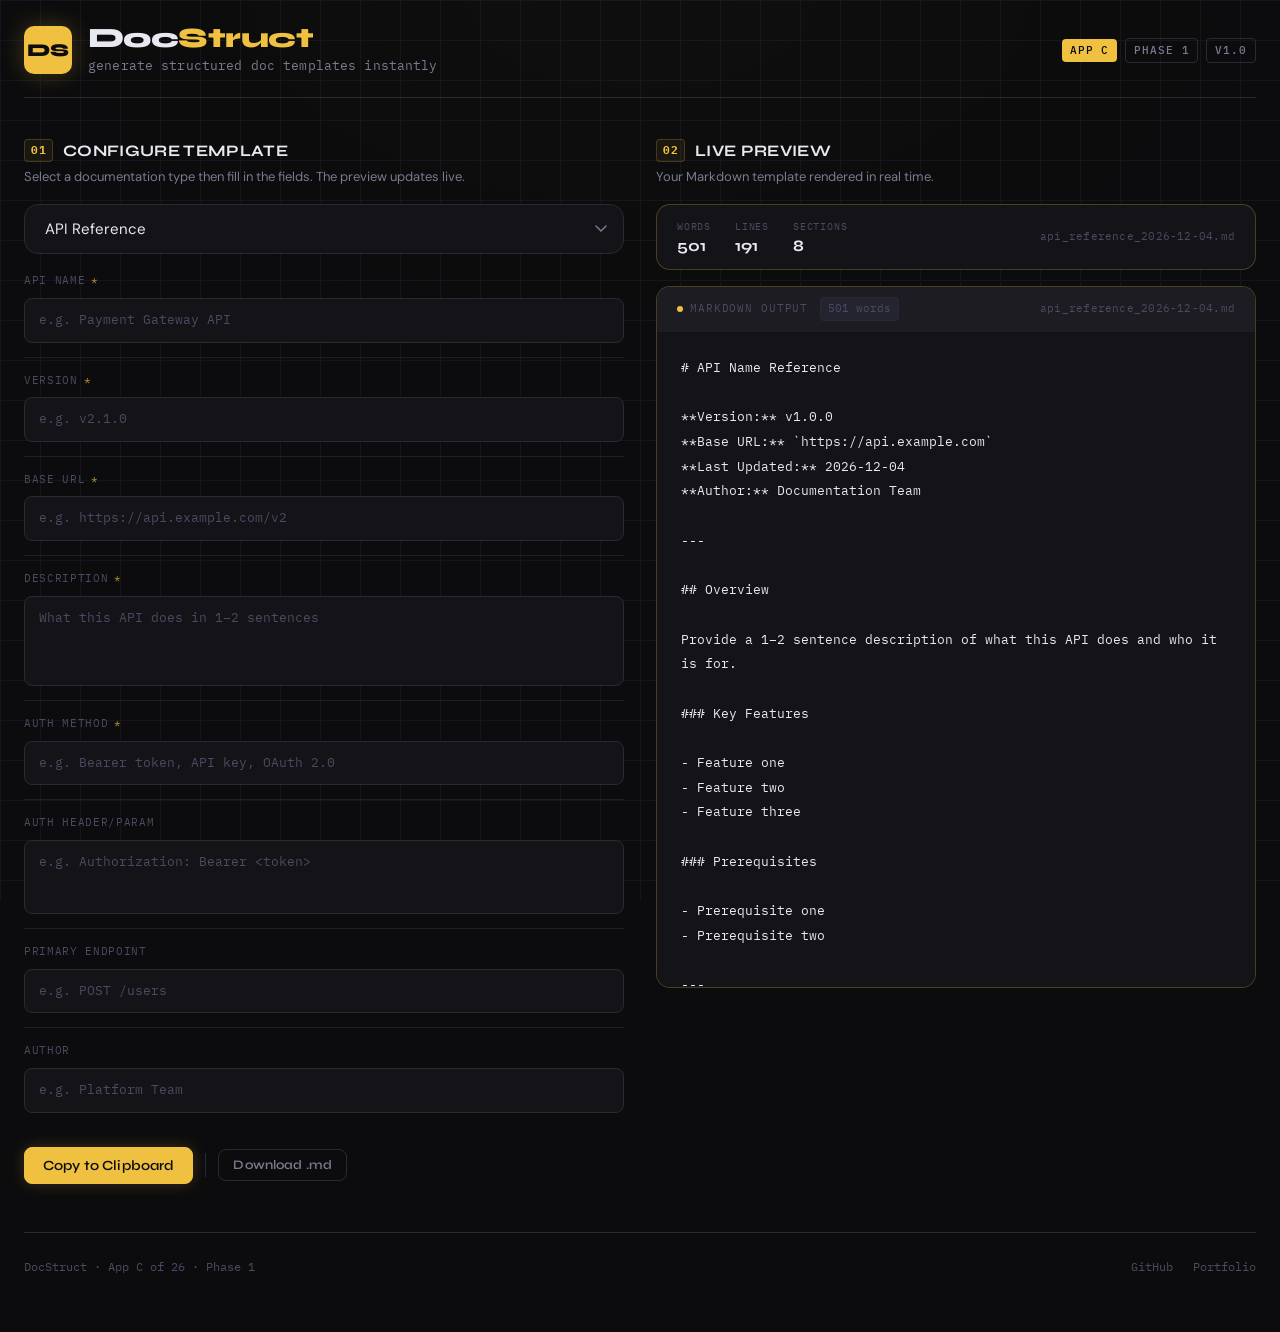
<file: index.html>
<!DOCTYPE html>
<html lang="en">
<head>
  <meta charset="UTF-8">
  <meta name="viewport" content="width=device-width, initial-scale=1.0">
  <title>DocStruct — Documentation Template Generator</title>
  <link rel="preconnect" href="https://fonts.googleapis.com">
  <link rel="preconnect" href="https://fonts.gstatic.com" crossorigin>
  <link href="https://fonts.googleapis.com/css2?family=Syne:wght@600;700;800&family=DM+Sans:wght@300;400;500&family=IBM+Plex+Mono:wght@300;400;500&display=swap" rel="stylesheet">
  <link rel="stylesheet" href="style.css">
</head>
<body>

  <!-- Background grid -->
  <div class="bg-grid" aria-hidden="true"></div>

  <div class="app-wrapper">

    <!-- ── HEADER ──────────────────────────────────────────────────────── -->
    <header class="site-header">
      <div class="header-inner">

        <div class="brand">
          <div class="brand-icon" aria-hidden="true">DS</div>
          <div class="brand-text">
            <div class="brand-name">Doc<span class="brand-accent">Struct</span></div>
            <div class="brand-tagline">generate structured doc templates instantly</div>
          </div>
        </div>

        <div class="header-meta">
          <span class="meta-badge">App C</span>
          <span class="meta-badge meta-badge--outline">Phase 1</span>
          <span class="meta-badge meta-badge--outline">v1.0</span>
        </div>

      </div>
    </header>

    <!-- ── MAIN ────────────────────────────────────────────────────────── -->
    <main class="main-content">

      <!-- LEFT COLUMN: selector + form + action buttons -->
      <div>
        <div class="section-header">
          <h2 class="section-title">
            <span class="section-title__number">01</span>
            Configure Template
          </h2>
          <p class="section-desc">Select a documentation type then fill in the fields. The preview updates live.</p>
        </div>

        <!-- Template type selector -->
        <div class="selector-wrapper">
          <select class="template-selector" id="template-selector" aria-label="Select template type"></select>
        </div>

        <!-- Dynamic form fields injected here by renderForm.js -->
        <div id="form-area"></div>

        <!-- Action buttons -->
        <div class="controls-bar">
          <button class="btn btn--primary" id="btn-copy">
            Copy to Clipboard
          </button>
          <div class="controls-divider" aria-hidden="true"></div>
          <button class="btn btn--download" id="btn-download">
            Download .md
          </button>
        </div>
      </div>

      <!-- RIGHT COLUMN: stats bar + live preview -->
      <div>
        <div class="section-header">
          <h2 class="section-title">
            <span class="section-title__number">02</span>
            Live Preview
          </h2>
          <p class="section-desc">Your Markdown template rendered in real time.</p>
        </div>

        <!-- Stats bar -->
        <div class="stats-bar" id="stats-bar" data-state="empty">
          <div class="stats-bar__item">
            <span class="stats-bar__label">Words</span>
            <span class="stats-bar__value" id="stat-words">—</span>
          </div>
          <div class="stats-bar__item">
            <span class="stats-bar__label">Lines</span>
            <span class="stats-bar__value" id="stat-lines">—</span>
          </div>
          <div class="stats-bar__item">
            <span class="stats-bar__label">Sections</span>
            <span class="stats-bar__value" id="stat-sections">—</span>
          </div>
          <span class="stats-bar__filename" id="stat-filename">—</span>
        </div>

        <!-- Preview panel -->
        <div class="preview-panel" id="preview-panel" data-state="empty">

          <div class="preview-bar">
            <span class="preview-bar__title">
              <span class="live-dot" aria-hidden="true"></span>
              Markdown output
            </span>
            <span class="preview-bar__word-count" id="word-count">0 words</span>
            <span class="preview-bar__filename" id="preview-filename">—</span>
          </div>

          <!-- Output written here by updatePreview() -->
          <pre id="preview-output" aria-live="polite" aria-label="Template preview"></pre>

        </div>
      </div>

    </main>

    <!-- ── FOOTER ──────────────────────────────────────────────────────── -->
    <footer class="app-footer">
      <span class="footer-copy">DocStruct · App C of 26 · Phase 1</span>
      <nav class="footer-links" aria-label="Footer links">
        <a class="footer-link" href="#">GitHub</a>
        <a class="footer-link" href="#">Portfolio</a>
      </nav>
    </footer>

  </div><!-- /app-wrapper -->

  <!-- Scripts (load order matters) -->
  <script src="templates.js"></script>
  <script src="renderForm.js"></script>
  <script src="app.js"></script>

</body>
</html>
</file>
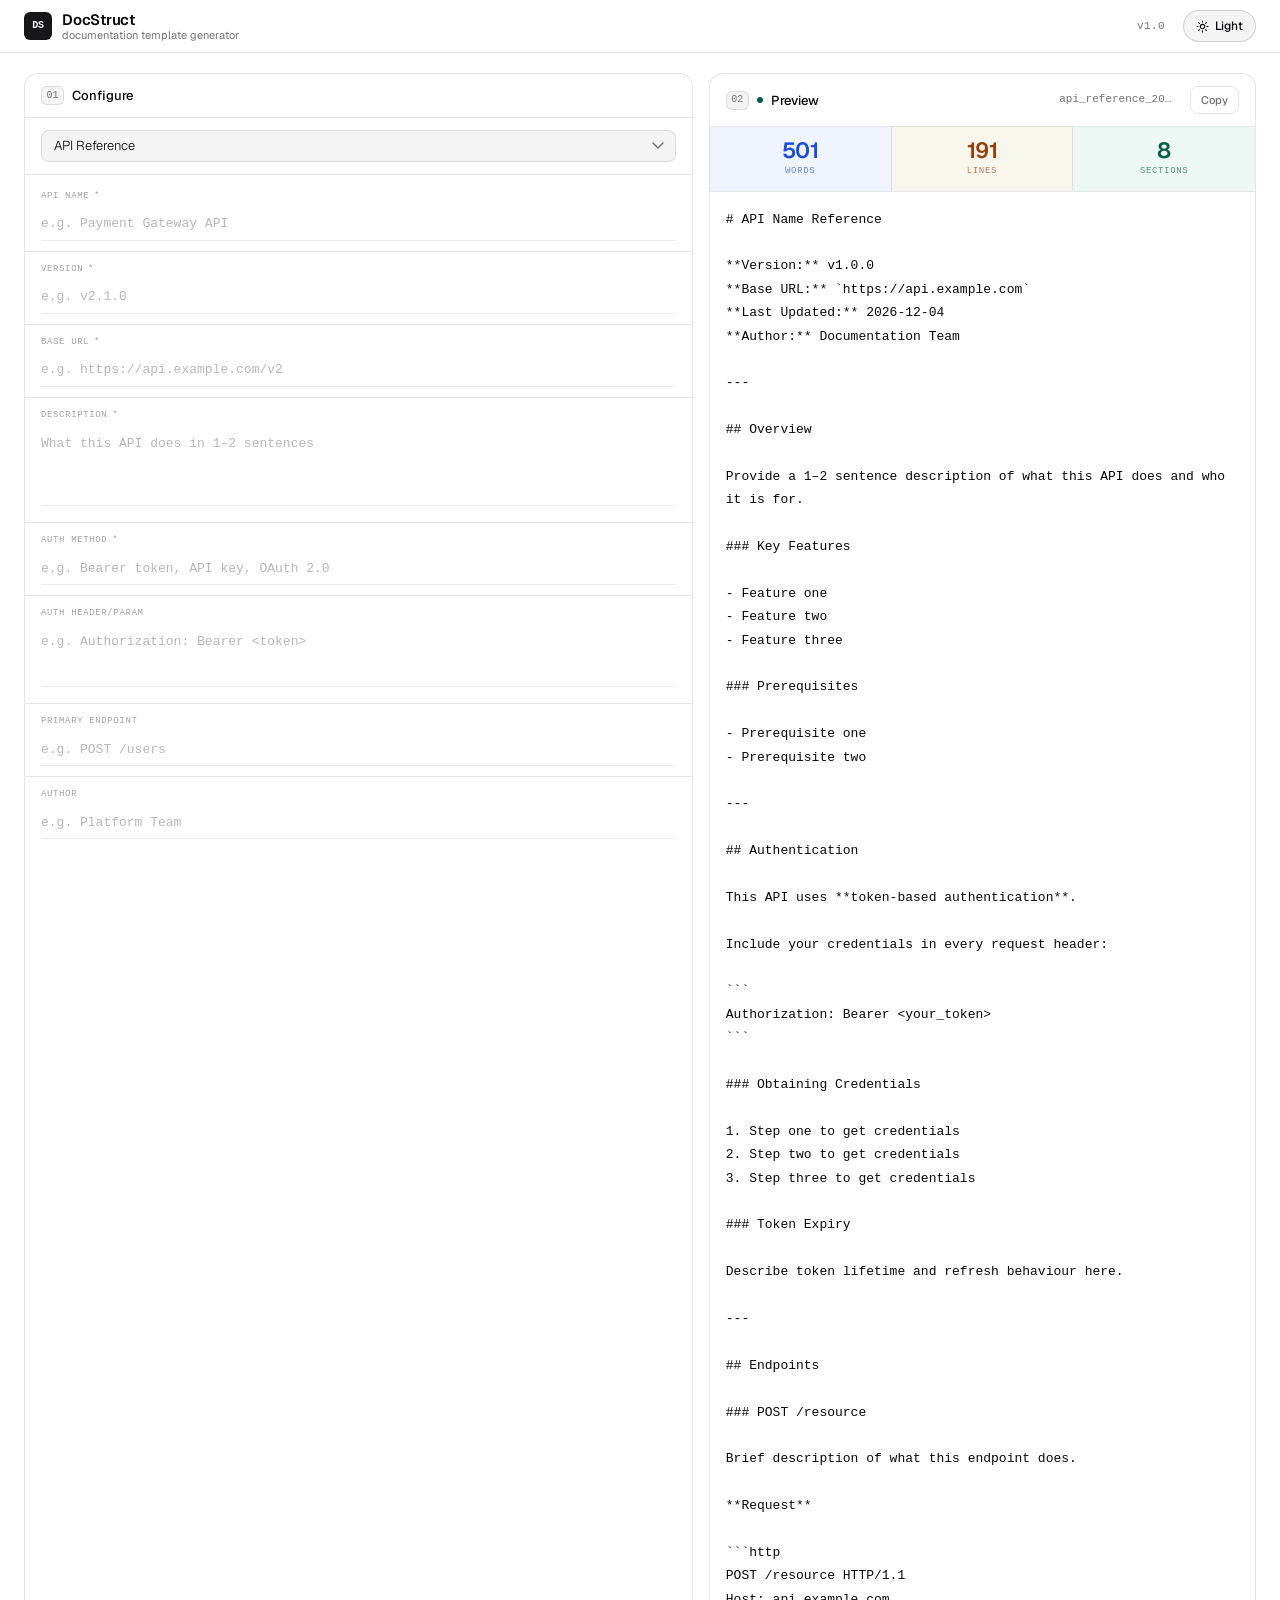
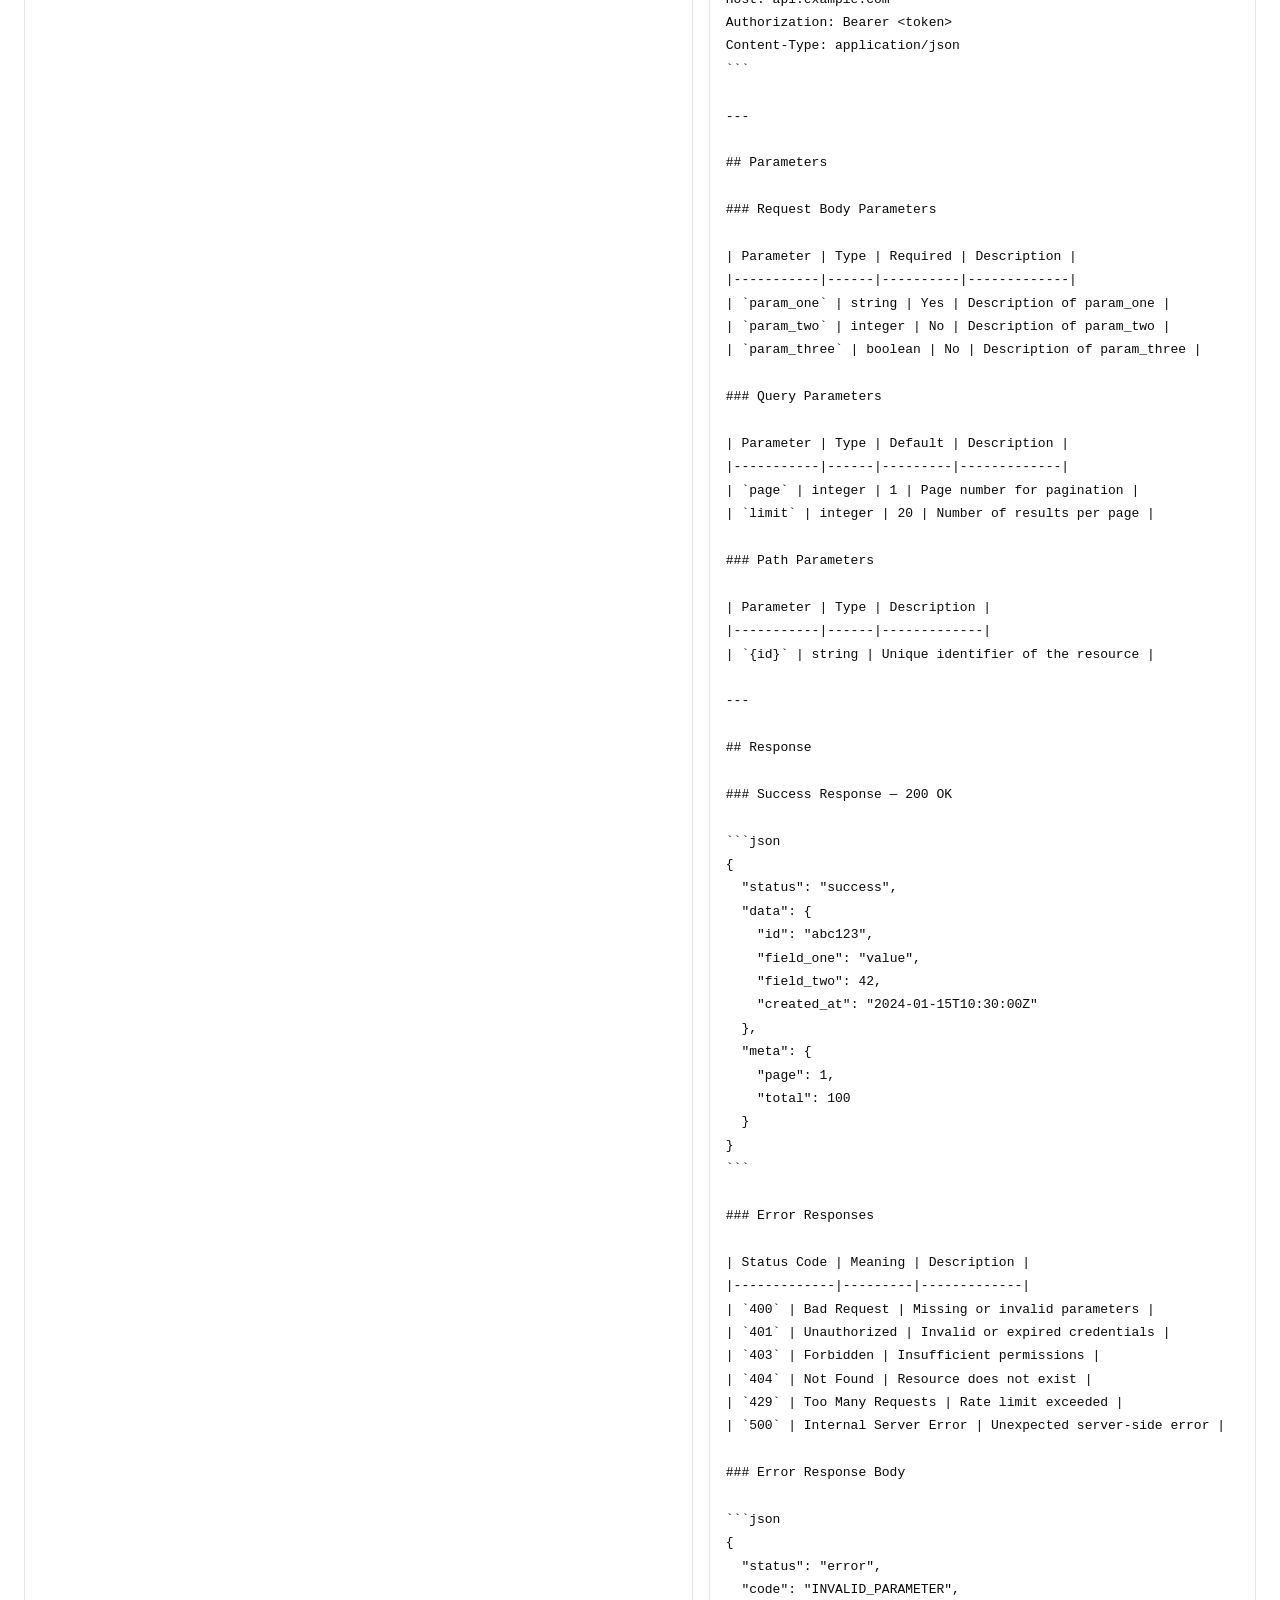
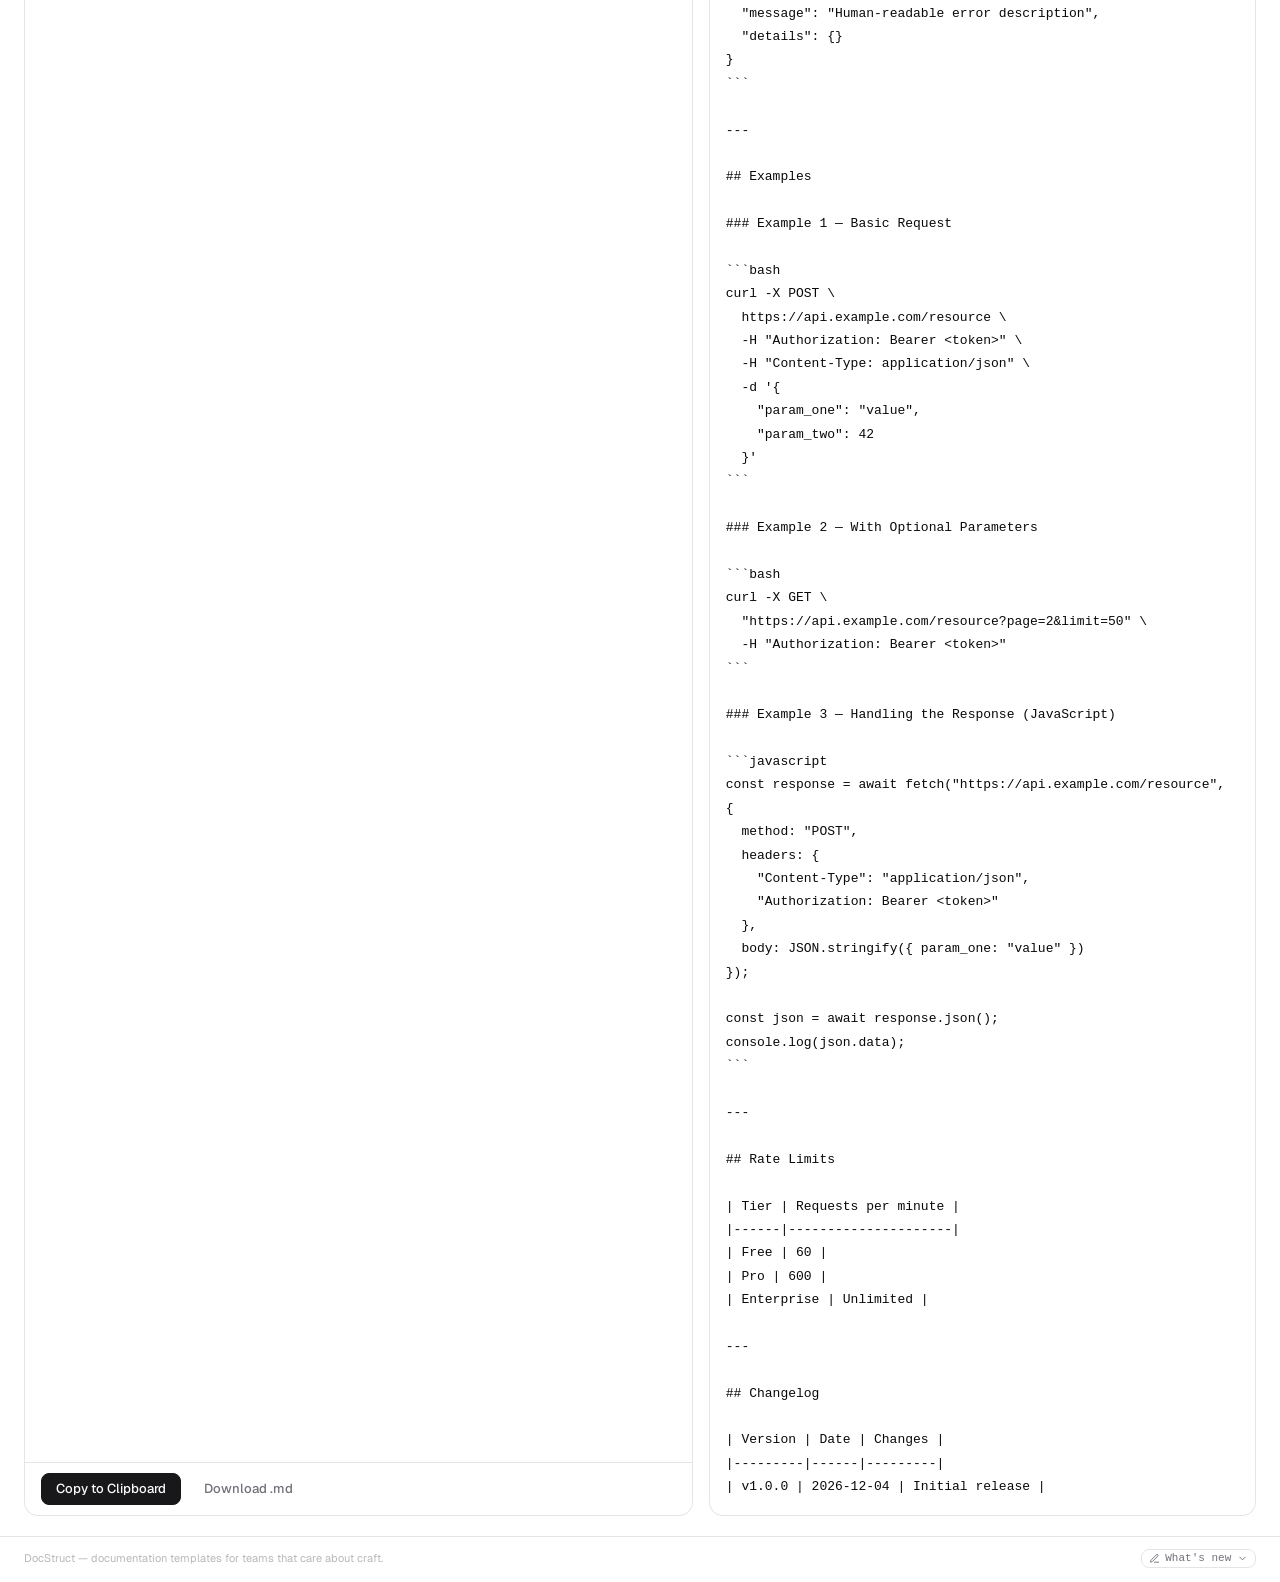
<file: OneDrive/Claude Apps/doc-struct/index.html>
<!DOCTYPE html>
<html lang="en" data-theme="dark">
<head>
  <meta charset="UTF-8">
  <meta name="viewport" content="width=device-width, initial-scale=1.0">
  <title>DocStruct — Documentation Template Generator</title>
  <link rel="preconnect" href="https://fonts.googleapis.com">
  <link rel="preconnect" href="https://fonts.gstatic.com" crossorigin>
  <!-- Geist via Bunny Fonts (closest free CDN match) -->
  <link href="https://fonts.bunny.net/css?family=geist:300,400,500,600&family=geist-mono:300,400,500" rel="stylesheet">
  <link rel="stylesheet" href="style.css">
</head>
<body>

  <!-- ── HEADER ──────────────────────────────────────────────────────── -->
  <header class="site-header" role="banner">
    <div class="header-inner">

      <div class="brand">
        <div class="brand-icon" aria-hidden="true">DS</div>
        <div class="brand-text">
          <span class="brand-name">DocStruct</span>
          <span class="brand-tagline">documentation template generator</span>
        </div>
      </div>

      <div class="header-right">
        <!-- Version tag scrolls to / opens the What's new changelog -->
        <button class="version-tag" id="version-tag-btn" aria-label="Open version history">
          v1.0
        </button>

        <!-- Pill toggle — exact structure from StyleGuard -->
        <button class="btn--icon" id="theme-toggle" aria-label="Switch colour theme">
          <svg class="icon-sun" xmlns="http://www.w3.org/2000/svg" width="13" height="13" viewBox="0 0 24 24" fill="none" stroke="currentColor" stroke-width="2" stroke-linecap="round" stroke-linejoin="round" aria-hidden="true"><circle cx="12" cy="12" r="4"/><path d="M12 2v2M12 20v2M4.93 4.93l1.41 1.41M17.66 17.66l1.41 1.41M2 12h2M20 12h2M6.34 17.66l-1.41 1.41M19.07 4.93l-1.41 1.41"/></svg>
          <svg class="icon-moon" xmlns="http://www.w3.org/2000/svg" width="13" height="13" viewBox="0 0 24 24" fill="none" stroke="currentColor" stroke-width="2" stroke-linecap="round" stroke-linejoin="round" aria-hidden="true"><path d="M12 3a6 6 0 0 0 9 9 9 9 0 1 1-9-9Z"/></svg>
          <span class="theme-toggle-label">
            <span class="label-dark">Dark</span>
            <span class="label-light">Light</span>
          </span>
        </button>
      </div>

    </div>
  </header>

  <!-- ── APP SHELL ───────────────────────────────────────────────────── -->
  <main class="app-shell">

    <!-- LEFT PANE: selector + form + actions -->
    <div class="pane pane--input">

      <div class="pane-header">
        <h2 class="pane-title">
          <span class="pane-step">01</span>
          Configure
        </h2>
      </div>

      <!-- Template type selector -->
      <div class="selector-wrap">
        <select class="field-select" id="template-selector" aria-label="Select documentation template type"></select>
      </div>

      <!-- Dynamic form injected by renderForm.js -->
      <div class="form-scroll">
        <div id="form-area"></div>
      </div>

      <!-- Action buttons -->
      <div class="input-actions">
        <button class="btn btn--primary" id="btn-copy">
          Copy to Clipboard
        </button>
        <button class="btn btn--ghost" id="btn-download">
          Download .md
        </button>
      </div>

    </div>

    <!-- RIGHT PANE: stats + live preview -->
    <div class="pane pane--output">

      <div class="pane-header">
        <h2 class="pane-title">
          <span class="pane-step">02</span>
          <span class="live-dot" aria-hidden="true"></span>
          Preview
        </h2>
        <span class="preview-filename" id="preview-filename" aria-live="polite">—</span>
        <button class="btn btn--copy" id="btn-copy-2" aria-label="Copy preview to clipboard">
          Copy
        </button>
      </div>

      <!-- Stats bar -->
      <div id="stats-bar" role="region" aria-label="Template statistics">
        <div class="stat stat--words">
          <span class="stat-value" id="stat-words">—</span>
          <span class="stat-label">Words</span>
        </div>
        <div class="stat stat--lines">
          <span class="stat-value" id="stat-lines">—</span>
          <span class="stat-label">Lines</span>
        </div>
        <div class="stat stat--sections">
          <span class="stat-value" id="stat-sections">—</span>
          <span class="stat-label">Sections</span>
        </div>
      </div>

      <!-- Live Markdown output -->
      <pre id="preview-output" aria-live="polite" aria-label="Generated Markdown template">
        <div class="preview-empty">
          <svg class="preview-empty-icon" xmlns="http://www.w3.org/2000/svg" width="32" height="32" viewBox="0 0 24 24" fill="none" stroke="currentColor" stroke-width="1.5" stroke-linecap="round" stroke-linejoin="round" aria-hidden="true"><path d="M14 2H6a2 2 0 0 0-2 2v16a2 2 0 0 0 2 2h12a2 2 0 0 0 2-2V8z"/><polyline points="14 2 14 8 20 8"/><line x1="16" y1="13" x2="8" y2="13"/><line x1="16" y1="17" x2="8" y2="17"/><polyline points="10 9 9 9 8 9"/></svg>
          <p>Fill in the fields on the left to generate your template.</p>
        </div>
      </pre>

    </div>

  </main>

  <!-- ── FOOTER ──────────────────────────────────────────────────────── -->
  <footer class="site-footer">
    <div class="site-footer-inner">
      <p>DocStruct — documentation templates for teams that care about craft.</p>
      <!-- "What's new" changelog toggle — same pattern as StyleGuard -->
      <button class="changelog-toggle-btn" id="changelog-toggle"
              aria-expanded="false" aria-controls="changelog-panel">
        <svg xmlns="http://www.w3.org/2000/svg" width="11" height="11" viewBox="0 0 24 24" fill="none" stroke="currentColor" stroke-width="2" stroke-linecap="round" stroke-linejoin="round" aria-hidden="true"><path d="M12 20h9"/><path d="M16.376 3.622a1 1 0 0 1 3.002 3.002L7.368 18.635a2 2 0 0 1-.855.506l-2.872.838a.5.5 0 0 1-.62-.62l.838-2.872a2 2 0 0 1 .506-.854z"/></svg>
        What's new
        <svg class="changelog-toggle-chevron" xmlns="http://www.w3.org/2000/svg" width="11" height="11" viewBox="0 0 24 24" fill="none" stroke="currentColor" stroke-width="2" stroke-linecap="round" stroke-linejoin="round" aria-hidden="true"><path d="m6 9 6 6 6-6"/></svg>
      </button>
    </div>
  </footer>

  <!-- ── CHANGELOG PANEL ─────────────────────────────────────────────── -->
  <div class="changelog-panel" id="changelog-panel" hidden>
    <div class="changelog-inner">
      <div class="changelog-header">
        <span class="changelog-title">
          <svg xmlns="http://www.w3.org/2000/svg" width="13" height="13" viewBox="0 0 24 24" fill="none" stroke="currentColor" stroke-width="2" stroke-linecap="round" stroke-linejoin="round" aria-hidden="true"><path d="M12 20h9"/><path d="M16.376 3.622a1 1 0 0 1 3.002 3.002L7.368 18.635a2 2 0 0 1-.855.506l-2.872.838a.5.5 0 0 1-.62-.62l.838-2.872a2 2 0 0 1 .506-.854z"/></svg>
          Version history
        </span>
        <a class="changelog-gh-link"
           href="https://github.com/lukepekala1-afk/style-guard/releases"
           target="_blank" rel="noopener noreferrer">
          <svg xmlns="http://www.w3.org/2000/svg" width="11" height="11" viewBox="0 0 24 24" fill="none" stroke="currentColor" stroke-width="2" stroke-linecap="round" stroke-linejoin="round" aria-hidden="true"><path d="M15 22v-4a4.8 4.8 0 0 0-1-3.5c3 0 6-2 6-5.5.08-1.25-.27-2.48-1-3.5.28-1.15.28-2.35 0-3.5 0 0-1 0-3 1.5-2.64-.5-5.36-.5-8 0C6 2 5 2 5 2c-.3 1.15-.3 2.35 0 3.5A5.403 5.403 0 0 0 4 9c0 3.5 3 5.5 6 5.5-.39.49-.68 1.05-.85 1.65-.17.6-.22 1.23-.15 1.85v4"/><path d="M9 18c-4.51 2-5-2-7-2"/></svg>
          View on GitHub
        </a>
      </div>
      <div class="changelog-content">
        <div class="changelog-release">
          <div class="changelog-release-header">
            <span class="changelog-version">v1.0.0</span>
            <span class="changelog-date">2024-06-15</span>
            <span class="changelog-latest-badge">latest</span>
          </div>
          <ul class="changelog-items">
            <li class="changelog-item">5 documentation templates: API Reference, User Manual, Release Notes, How-To Guide, Troubleshooting</li>
            <li class="changelog-item">Dynamic form rendering — fields update live as you type</li>
            <li class="changelog-item">Copy to clipboard and Download as .md</li>
            <li class="changelog-item">Real-time word count, line count, and section count stats</li>
            <li class="changelog-item">Dark / light theme toggle with system preference detection</li>
          </ul>
        </div>
      </div>
    </div>
  </div>

  <!-- Scripts (load order matters) -->
  <script src="templates.js"></script>
  <script src="renderForm.js"></script>
  <script src="app.js"></script>

  <!-- UI wiring: theme toggle · changelog · secondary copy button -->
  <script>
    // ── Theme: single pill toggle matching StyleGuard ───────────────────
    const applyTheme = (theme) => {
      document.documentElement.dataset.theme = theme;
      localStorage.setItem('docstruct-theme', theme);
    };

    // Restore saved preference, fall back to OS preference
    const savedTheme = localStorage.getItem('docstruct-theme');
    if (savedTheme) {
      applyTheme(savedTheme);
    } else if (window.matchMedia('(prefers-color-scheme: light)').matches) {
      applyTheme('light');
    } else {
      applyTheme('dark');
    }

    const themeToggle = document.getElementById('theme-toggle');
    if (themeToggle) {
      themeToggle.addEventListener('click', () => {
        themeToggle.classList.add('toggling');
        const next = document.documentElement.dataset.theme === 'dark' ? 'light' : 'dark';
        applyTheme(next);
        setTimeout(() => themeToggle.classList.remove('toggling'), 400);
      });
    }

    // ── Changelog: opened by both footer button AND header version tag ────
    const changelogToggle  = document.getElementById('changelog-toggle');
    const changelogPanel   = document.getElementById('changelog-panel');
    const versionTagBtn    = document.getElementById('version-tag-btn');

    function openChangelog() {
      if (!changelogPanel || !changelogToggle) return;
      changelogPanel.hidden = false;
      changelogToggle.setAttribute('aria-expanded', 'true');
      // Smooth scroll so the panel is visible
      setTimeout(() => changelogPanel.scrollIntoView({ behavior: 'smooth', block: 'nearest' }), 50);
    }

    function toggleChangelog() {
      if (!changelogPanel || !changelogToggle) return;
      const isOpen = changelogToggle.getAttribute('aria-expanded') === 'true';
      changelogToggle.setAttribute('aria-expanded', String(!isOpen));
      changelogPanel.hidden = isOpen;
      if (!isOpen) {
        setTimeout(() => changelogPanel.scrollIntoView({ behavior: 'smooth', block: 'nearest' }), 50);
      }
    }

    if (changelogToggle) changelogToggle.addEventListener('click', toggleChangelog);
    if (versionTagBtn)   versionTagBtn.addEventListener('click', openChangelog);

    // ── Secondary copy button (pane header) ──────────────────────────────
    const copyBtn2 = document.getElementById('btn-copy-2');
    if (copyBtn2) {
      copyBtn2.addEventListener('click', () => {
        if (typeof copyToClipboard === 'function') copyToClipboard(copyBtn2);
      });
    }
  </script>

</body>
</html>
</file>
<file: style.css>
/* ═══════════════════════════════════════════════
   DOCSTRUCT — style.css
   Aesthetic: Industrial terminal meets editorial.
   Dark base, amber accent, mono type details.
   Matches StyleGuard design system exactly.
   ═══════════════════════════════════════════════ */

/* ── RESET & ROOT ── */
*,
*::before,
*::after {
  box-sizing: border-box;
  margin: 0;
  padding: 0;
}

:root {
  /* Colors — identical to StyleGuard */
  --bg:            #0c0c0e;
  --surface:       #141418;
  --surface-2:     #1c1c22;
  --surface-3:     #242430;
  --border:        #2a2a36;
  --border-subtle: #1e1e28;
  --text:          #e8e8f0;
  --text-muted:    #7a7a92;
  --text-dim:      #4a4a62;
  --accent:        #f0c040;
  --accent-glow:   rgba(240,192,64,.15);
  --accent-dim:    rgba(240,192,64,.06);

  /* State colours */
  --clr-success:    #52d9b0;
  --clr-success-bg: rgba(82,217,176,.08);
  --clr-warn:       #ff8c5a;
  --clr-warn-bg:    rgba(255,140,90,.08);

  /* Typography — identical to StyleGuard */
  --font-display: "Syne", sans-serif;
  --font-body:    "DM Sans", sans-serif;
  --font-mono:    "IBM Plex Mono", monospace;

  /* Spacing */
  --radius:    8px;
  --radius-lg: 14px;
  --radius-xl: 20px;

  /* Transitions */
  --ease: cubic-bezier(0.4,0,0.2,1);
  --fast: 150ms;
  --mid:  260ms;
}

/* ── ACCESSIBILITY ── */
.sr-only {
  position: absolute; width: 1px; height: 1px;
  padding: 0; margin: -1px; overflow: hidden;
  clip: rect(0,0,0,0); white-space: nowrap; border: 0;
}

/* ── BASE ── */
html {
  font-size: 16px;
  -webkit-font-smoothing: antialiased;
  text-rendering: optimizeLegibility;
}

body {
  background-color: var(--bg);
  color: var(--text);
  font-family: var(--font-body);
  font-size: 0.9375rem;
  line-height: 1.6;
  min-height: 100vh;
  overflow-x: hidden;
}

/* ── BACKGROUND GRID ── */
.bg-grid {
  position: fixed;
  inset: 0;
  background-image:
    linear-gradient(var(--border-subtle) 1px, transparent 1px),
    linear-gradient(90deg, var(--border-subtle) 1px, transparent 1px);
  background-size: 40px 40px;
  pointer-events: none;
  z-index: 0;
  opacity: 0.5;
}

.bg-grid::after {
  content: "";
  position: absolute;
  inset: 0;
  background: radial-gradient(
    ellipse 80% 60% at 50% 0%,
    rgba(240,192,64,.04) 0%,
    transparent 70%
  );
}

/* ── APP WRAPPER ── */
.app-wrapper {
  position: relative;
  z-index: 1;
  max-width: 1400px;
  margin: 0 auto;
  padding: 0 24px 48px;
  display: flex;
  flex-direction: column;
  min-height: 100vh;
}

/* ═══════════════════════════════
   HEADER
═══════════════════════════════ */
.site-header {
  padding: 24px 0 20px;
  border-bottom: 1px solid var(--border);
  margin-bottom: 40px;
}

.header-inner {
  display: flex;
  align-items: center;
  justify-content: space-between;
  gap: 24px;
}

/* Brand */
.brand {
  display: flex;
  align-items: center;
  gap: 16px;
}

.brand-icon {
  display: flex;
  align-items: center;
  justify-content: center;
  width: 48px;
  height: 48px;
  background: var(--accent);
  border-radius: 10px;
  color: var(--bg);
  box-shadow: 0 0 24px rgba(240,192,64,.25);
  flex-shrink: 0;
  font-family: var(--font-display);
  font-size: 1.125rem;
  font-weight: 800;
}

.brand-name {
  font-family: var(--font-display);
  font-size: 1.75rem;
  font-weight: 800;
  letter-spacing: -0.02em;
  line-height: 1;
  color: var(--text);
}

.brand-accent { color: var(--accent); }

.brand-tagline {
  font-size: 0.8125rem;
  color: var(--text-muted);
  font-family: var(--font-mono);
  margin-top: 4px;
  letter-spacing: 0.01em;
}

/* Header meta */
.header-meta {
  display: flex;
  align-items: center;
  gap: 8px;
}

.meta-badge {
  font-family: var(--font-mono);
  font-size: 0.6875rem;
  font-weight: 500;
  letter-spacing: 0.08em;
  text-transform: uppercase;
  padding: 3px 8px;
  border-radius: 4px;
  background: var(--accent);
  color: var(--bg);
}

.meta-badge--outline {
  background: transparent;
  border: 1px solid var(--border);
  color: var(--text-muted);
}

/* ═══════════════════════════════
   MAIN LAYOUT
═══════════════════════════════ */
.main-content {
  display: grid;
  grid-template-columns: 1fr 1fr;
  gap: 32px;
  flex: 1;
  align-items: start;
}

/* Section headers */
.section-header {
  margin-bottom: 16px;
}

.section-title {
  font-family: var(--font-display);
  font-size: 1rem;
  font-weight: 700;
  letter-spacing: 0.02em;
  text-transform: uppercase;
  display: flex;
  align-items: center;
  gap: 10px;
  color: var(--text);
}

.section-title__number {
  font-family: var(--font-mono);
  font-size: 0.6875rem;
  color: var(--accent);
  background: var(--accent-dim);
  border: 1px solid rgba(240,192,64,.2);
  padding: 2px 6px;
  border-radius: 4px;
  letter-spacing: 0.05em;
}

.section-desc {
  font-size: 0.8125rem;
  color: var(--text-muted);
  margin-top: 4px;
}

/* ═══════════════════════════════
   TEMPLATE SELECTOR
═══════════════════════════════ */
.selector-wrapper {
  border: 1px solid var(--border);
  border-radius: var(--radius-lg);
  background: var(--surface);
  overflow: hidden;
  margin-bottom: 4px;
  transition: border-color var(--mid) var(--ease),
              box-shadow var(--mid) var(--ease);
}

.selector-wrapper:focus-within {
  border-color: rgba(240,192,64,.4);
  box-shadow: 0 0 0 3px var(--accent-dim), 0 8px 32px rgba(0,0,0,.3);
}

.template-selector {
  display: block;
  width: 100%;
  padding: 14px 40px 14px 20px;
  font-family: var(--font-body);
  font-size: 0.9375rem;
  color: var(--text);
  background: transparent;
  border: none;
  outline: none;
  cursor: pointer;
  appearance: none;
  background-image: url("data:image/svg+xml,%3Csvg xmlns='http://www.w3.org/2000/svg' width='12' height='8' viewBox='0 0 12 8'%3E%3Cpath d='M1 1l5 5 5-5' stroke='%237a7a92' stroke-width='1.5' fill='none' stroke-linecap='round'/%3E%3C/svg%3E");
  background-repeat: no-repeat;
  background-position: right 16px center;
  caret-color: var(--accent);
}

.template-selector option {
  background: var(--surface-2);
  color: var(--text);
}

/* ═══════════════════════════════
   FORM FIELDS
═══════════════════════════════ */
#template-form {
  display: flex;
  flex-direction: column;
}

.field-group {
  padding: 14px 0;
  border-bottom: 1px solid var(--border-subtle);
  animation: fadeSlideIn 200ms var(--ease) both;
}

.field-group:last-child { border-bottom: none; }

/* Stagger animation delays */
.field-group:nth-child(1) { animation-delay: .03s; }
.field-group:nth-child(2) { animation-delay: .06s; }
.field-group:nth-child(3) { animation-delay: .09s; }
.field-group:nth-child(4) { animation-delay: .12s; }
.field-group:nth-child(5) { animation-delay: .15s; }
.field-group:nth-child(6) { animation-delay: .18s; }
.field-group:nth-child(7) { animation-delay: .21s; }
.field-group:nth-child(8) { animation-delay: .24s; }

.field-label {
  display: flex;
  align-items: center;
  gap: 6px;
  font-family: var(--font-mono);
  font-size: 0.6875rem;
  text-transform: uppercase;
  letter-spacing: 0.06em;
  color: var(--text-dim);
  margin-bottom: 8px;
  transition: color var(--fast) var(--ease);
}

.field-group:focus-within .field-label {
  color: var(--text-muted);
}

.required-star {
  color: var(--accent);
  opacity: 0.7;
}

/* Wrapper mirrors StyleGuard's textarea-wrapper */
.field-input-wrap {
  border: 1px solid var(--border);
  border-radius: var(--radius);
  background: var(--surface);
  overflow: hidden;
  transition: border-color var(--mid) var(--ease),
              box-shadow var(--mid) var(--ease);
}

.field-group:focus-within .field-input-wrap {
  border-color: rgba(240,192,64,.4);
  box-shadow: 0 0 0 3px var(--accent-dim), 0 8px 32px rgba(0,0,0,.3);
}

.field-input,
.field-textarea {
  display: block;
  width: 100%;
  padding: 10px 14px;
  font-family: var(--font-mono);
  font-size: 0.8125rem;
  line-height: 1.75;
  color: var(--text);
  background: transparent;
  border: none;
  outline: none;
  resize: none;
  caret-color: var(--accent);
}

.field-input::placeholder,
.field-textarea::placeholder {
  color: var(--text-dim);
}

.field-textarea { min-height: 72px; }

/* ═══════════════════════════════
   CONTROLS BAR
═══════════════════════════════ */
.controls-bar {
  display: flex;
  align-items: center;
  flex-wrap: wrap;
  gap: 10px;
  margin-top: 20px;
}

.controls-divider {
  width: 1px;
  height: 24px;
  background: var(--border);
  margin: 0 2px;
}

/* ═══════════════════════════════
   BUTTONS — lifted from StyleGuard
═══════════════════════════════ */
.btn {
  display: inline-flex;
  align-items: center;
  gap: 7px;
  padding: 9px 18px;
  border-radius: var(--radius);
  font-family: var(--font-display);
  font-size: 0.875rem;
  font-weight: 600;
  letter-spacing: 0.01em;
  cursor: pointer;
  border: 1px solid transparent;
  transition:
    background     var(--fast) var(--ease),
    box-shadow     var(--fast) var(--ease),
    transform      var(--fast) var(--ease),
    border-color   var(--fast) var(--ease),
    color          var(--fast) var(--ease);
  white-space: nowrap;
  user-select: none;
}

.btn:active        { transform: translateY(1px); }
.btn:focus-visible { outline: 2px solid var(--accent); outline-offset: 2px; }
.btn:disabled      { opacity: 0.35; cursor: not-allowed; }

/* Primary — amber fill */
.btn--primary {
  background: var(--accent);
  color: var(--bg);
  border-color: var(--accent);
  box-shadow: 0 0 16px rgba(240,192,64,.2);
}
.btn--primary:hover {
  background: #f5cb55;
  box-shadow: 0 0 24px rgba(240,192,64,.4);
}

/* Ghost */
.btn--ghost {
  background: transparent;
  color: var(--text-muted);
  border-color: var(--border);
}
.btn--ghost:hover {
  background: var(--surface-2);
  color: var(--text);
  border-color: var(--text-dim);
}

/* Download */
.btn--download {
  background: transparent;
  color: var(--text-muted);
  border-color: var(--border);
  font-size: 0.8125rem;
  padding: 7px 14px;
}
.btn--download:not(:disabled):hover {
  background: var(--surface-3);
  color: var(--clr-success);
  border-color: var(--clr-success);
  box-shadow: 0 0 12px rgba(82,217,176,.15);
}

/* Flash state classes */
.btn--success {
  color: var(--clr-success)          !important;
  border-color: var(--clr-success)   !important;
  background: var(--clr-success-bg)  !important;
}
.btn--warn {
  color: var(--clr-warn)             !important;
  border-color: rgba(255,140,90,.4)  !important;
  background: var(--clr-warn-bg)     !important;
}

/* ═══════════════════════════════
   STATS BAR  (above preview)
═══════════════════════════════ */
.stats-bar {
  background: var(--surface);
  border: 1px solid var(--border);
  border-radius: var(--radius-lg);
  padding: 14px 20px;
  margin-bottom: 16px;
  display: flex;
  align-items: center;
  gap: 24px;
  transition: border-color var(--mid) var(--ease);
  min-height: 58px;
}

.stats-bar[data-state="loaded"] {
  border-color: rgba(240,192,64,.25);
}

.stats-bar__item {
  display: flex;
  flex-direction: column;
  gap: 1px;
}

.stats-bar__label {
  font-family: var(--font-mono);
  font-size: 0.625rem;
  text-transform: uppercase;
  letter-spacing: 0.08em;
  color: var(--text-dim);
}

.stats-bar__value {
  font-family: var(--font-display);
  font-size: 1rem;
  font-weight: 700;
  color: var(--text);
  line-height: 1.2;
}

.stats-bar__filename {
  margin-left: auto;
  font-family: var(--font-mono);
  font-size: 0.6875rem;
  color: var(--text-dim);
  letter-spacing: 0.02em;
}

/* ═══════════════════════════════
   PREVIEW PANEL
═══════════════════════════════ */
.preview-panel {
  background: var(--surface);
  border: 1px solid var(--border);
  border-radius: var(--radius-lg);
  min-height: 480px;
  max-height: 78vh;
  overflow-y: auto;
  position: relative;
  display: flex;
  flex-direction: column;
  transition: border-color var(--mid) var(--ease);
}

.preview-panel[data-state="loaded"] {
  border-color: rgba(240,192,64,.25);
}

/* Scrollbar — matches StyleGuard results-panel */
.preview-panel::-webkit-scrollbar       { width: 6px; }
.preview-panel::-webkit-scrollbar-track { background: transparent; }
.preview-panel::-webkit-scrollbar-thumb { background: var(--border); border-radius: 3px; }
.preview-panel::-webkit-scrollbar-thumb:hover { background: var(--text-dim); }

/* Sticky header bar inside preview */
.preview-bar {
  display: flex;
  align-items: center;
  gap: 12px;
  padding: 10px 20px;
  background: var(--surface-2);
  border-bottom: 1px solid var(--border-subtle);
  flex-shrink: 0;
  position: sticky;
  top: 0;
  z-index: 2;
}

.preview-bar__title {
  font-family: var(--font-mono);
  font-size: 0.6875rem;
  text-transform: uppercase;
  letter-spacing: 0.08em;
  color: var(--text-dim);
  display: flex;
  align-items: center;
  gap: 7px;
}

.live-dot {
  display: inline-block;
  width: 6px;
  height: 6px;
  border-radius: 50%;
  background: var(--accent);
  animation: livePulse 2s ease-in-out infinite;
}

@keyframes livePulse {
  0%, 100% { opacity: 1;   transform: scale(1); }
  50%       { opacity: .35; transform: scale(.65); }
}

.preview-bar__word-count {
  font-family: var(--font-mono);
  font-size: 0.6875rem;
  color: var(--text-dim);
  padding: 2px 7px;
  background: var(--surface-3);
  border: 1px solid var(--border);
  border-radius: 4px;
}

.preview-bar__filename {
  margin-left: auto;
  font-family: var(--font-mono);
  font-size: 0.6875rem;
  color: var(--text-dim);
  letter-spacing: 0.02em;
}

/* Empty state */
.preview-empty {
  display: flex;
  flex-direction: column;
  align-items: center;
  justify-content: center;
  gap: 12px;
  padding: 60px 40px;
  text-align: center;
  pointer-events: none;
  flex: 1;
  min-height: 340px;
}

.preview-empty__icon  { color: var(--text-dim); font-size: 2rem; }

.preview-empty__title {
  font-family: var(--font-display);
  font-size: 0.9375rem;
  font-weight: 600;
  color: var(--text-muted);
}

.preview-empty__sub {
  font-size: 0.8125rem;
  color: var(--text-dim);
  max-width: 260px;
  line-height: 1.5;
}

/* The <pre> — mirrors StyleGuard's results-output */
#preview-output {
  padding: 24px;
  font-family: var(--font-mono);
  font-size: 0.8125rem;
  line-height: 1.9;
  color: var(--text);
  white-space: pre-wrap;
  word-break: break-word;
  flex: 1;
  animation: fadeSlideIn 200ms var(--ease) both;
}

/* ═══════════════════════════════
   APP FOOTER
═══════════════════════════════ */
.app-footer {
  display: flex;
  align-items: center;
  justify-content: space-between;
  flex-wrap: wrap;
  gap: 12px;
  padding: 24px 0 8px;
  border-top: 1px solid var(--border);
  margin-top: 48px;
}

.footer-copy {
  font-size: 0.75rem;
  color: var(--text-dim);
  font-family: var(--font-mono);
}

.footer-links { display: flex; gap: 20px; }

.footer-link {
  font-size: 0.75rem;
  color: var(--text-dim);
  text-decoration: none;
  font-family: var(--font-mono);
  transition: color var(--fast) var(--ease);
}
.footer-link:hover { color: var(--accent); }

/* ═══════════════════════════════
   ANIMATIONS
═══════════════════════════════ */
@keyframes fadeSlideIn {
  from { opacity: 0; transform: translateY(6px); }
  to   { opacity: 1; transform: translateY(0); }
}

/* ═══════════════════════════════
   FOCUS STYLES
═══════════════════════════════ */
:focus-visible {
  outline: 2px solid var(--accent);
  outline-offset: 2px;
  border-radius: 2px;
}

/* ═══════════════════════════════
   SCROLLBAR GLOBAL
═══════════════════════════════ */
::-webkit-scrollbar       { width: 6px; height: 6px; }
::-webkit-scrollbar-track { background: transparent; }
::-webkit-scrollbar-thumb { background: var(--border); border-radius: 3px; }
::-webkit-scrollbar-thumb:hover { background: var(--text-dim); }

/* ═══════════════════════════════
   RESPONSIVE
═══════════════════════════════ */
@media (max-width: 900px) {
  .main-content { grid-template-columns: 1fr; }
}

@media (max-width: 600px) {
  .app-wrapper { padding: 0 16px 32px; }
  .header-meta { display: none; }
  .brand-name  { font-size: 1.375rem; }
}

/* ═══════════════════════════════
   REDUCED MOTION
═══════════════════════════════ */
@media (prefers-reduced-motion: reduce) {
  *, *::before, *::after {
    animation-duration:  0.01ms !important;
    transition-duration: 0.01ms !important;
  }
}
</file>
<file: OneDrive/Claude Apps/doc-struct/style.css>
/* ═══════════════════════════════════════════════════════════════
   DOCSTRUCT — style.css
   Theme: shadcn/ui dark · matched to StyleGuard v0.1.0
   Geist + Geist Mono · rounded panes · neutral tokens
═══════════════════════════════════════════════════════════════ */

/* ── 1. SHARED TOKENS ─────────────────────────────────────── */
:root {
  --radius:    0.625rem;
  --radius-sm: calc(var(--radius) * 0.6);
  --radius-md: calc(var(--radius) * 0.8);
  --radius-lg: var(--radius);
  --radius-xl: calc(var(--radius) * 1.4);/* ═══════════════════════════════════════════════════════════════
   DOCSTRUCT — style.css
   Theme: shadcn/ui dark · matched to StyleGuard v0.1.0
   Geist + Geist Mono · rounded panes · neutral tokens
═══════════════════════════════════════════════════════════════ */

/* ── 1. SHARED TOKENS ─────────────────────────────────────── */
:root {
  --radius:    0.625rem;
  --radius-sm: calc(var(--radius) * 0.6);
  --radius-md: calc(var(--radius) * 0.8);
  --radius-lg: var(--radius);
  --radius-xl: calc(var(--radius) * 1.4);

  --font-sans: 'Geist', ui-sans-serif, system-ui, sans-serif;
  --font-mono: 'Geist Mono', 'JetBrains Mono', ui-monospace, monospace;

  --ease-out: cubic-bezier(0.16, 1, 0.3, 1);
  --dur-fast: 150ms;
  --dur-mid:  250ms;
}

/* ── 2. DARK TOKENS ───────────────────────────────────────── */
[data-theme="dark"] {
  color-scheme: dark;
  --background:           #09090b;
  --card:                 #18181b;
  --secondary:            #27272a;
  --muted:                #27272a;
  --accent:               #27272a;
  --foreground:           #fafafa;
  --card-foreground:      #fafafa;
  --primary:              #e4e4e7;
  --primary-foreground:   #18181b;
  --secondary-foreground: #fafafa;
  --muted-foreground:     #a1a1aa;
  --accent-foreground:    #fafafa;
  --border:               rgba(255,255,255,0.10);
  --input:                rgba(255,255,255,0.15);
  --ring:                 #71717a;
  --toggle-border:        rgba(255,255,255,0.18);

  --stat-words-bg:    rgba( 96,165,250,.10); --stat-words-fg:    #93c5fd;
  --stat-lines-bg:    rgba(251,191, 36,.10); --stat-lines-fg:    #fcd34d;
  --stat-sections-bg: rgba( 52,211,153,.10); --stat-sections-fg: #6ee7b7;
}

/* ── 3. LIGHT TOKENS ──────────────────────────────────────── */
[data-theme="light"] {
  color-scheme: light;
  --background:           #ffffff;
  --card:                 #ffffff;
  --secondary:            #f4f4f5;
  --muted:                #f4f4f5;
  --accent:               #f4f4f5;
  --foreground:           #09090b;
  --card-foreground:      #09090b;
  --primary:              #18181b;
  --primary-foreground:   #fafafa;
  --secondary-foreground: #18181b;
  --muted-foreground:     #71717a;
  --accent-foreground:    #18181b;
  --border:               rgba(0,0,0,0.10);
  --input:                rgba(0,0,0,0.08);
  --ring:                 #a1a1aa;
  --toggle-border:        rgba(0,0,0,0.15);

  --stat-words-bg:    rgba( 37, 99,235,.07); --stat-words-fg:    #1d4ed8;
  --stat-lines-bg:    rgba(161,109,  8,.07); --stat-lines-fg:    #92400e;
  --stat-sections-bg: rgba(  5,150,105,.07); --stat-sections-fg: #065f46;
}

/* ── 4. THEME TRANSITION ──────────────────────────────────── */
body, .site-header, .pane, .pane-header, .pane-step,
.stat, #preview-output, .site-footer, .btn,
.field-input, .field-textarea {
  transition:
    background-color var(--dur-mid) var(--ease-out),
    border-color     var(--dur-mid) var(--ease-out),
    color            var(--dur-mid) var(--ease-out),
    box-shadow       var(--dur-mid) var(--ease-out);
}

/* ── 5. RESET & BASE ──────────────────────────────────────── */
*, *::before, *::after { box-sizing: border-box; margin: 0; padding: 0; }

html {
  font-size: 16px;
  -webkit-font-smoothing: antialiased;
  -moz-osx-font-smoothing: grayscale;
}

body {
  font-family: var(--font-sans);
  font-size: 0.875rem;
  line-height: 1.6;
  color: var(--foreground);
  background-color: var(--background);
  min-height: 100dvh;
  display: flex;
  flex-direction: column;
}

/* ── 6. HEADER ────────────────────────────────────────────── */
.site-header {
  background-color: var(--card);
  border-bottom: 1px solid var(--border);
  position: sticky;
  top: 0;
  z-index: 50;
}

.header-inner {
  max-width: 1280px;
  margin: 0 auto;
  padding: 0 1.5rem;
  height: 52px;
  display: flex;
  align-items: center;
  justify-content: space-between;
  gap: 1rem;
}

.brand { display: flex; align-items: center; gap: 0.625rem; }

.brand-icon {
  width: 28px;
  height: 28px;
  background: var(--primary);
  border-radius: var(--radius-sm);
  display: flex;
  align-items: center;
  justify-content: center;
  flex-shrink: 0;
  font-family: var(--font-mono);
  font-size: 0.625rem;
  font-weight: 600;
  color: var(--primary-foreground);
  letter-spacing: -0.02em;
}

.brand-text { display: flex; flex-direction: column; gap: 1px; }

.brand-name {
  font-size: 0.9375rem;
  font-weight: 600;
  letter-spacing: -0.015em;
  color: var(--foreground);
  line-height: 1.2;
}

.brand-tagline {
  font-size: 0.6875rem;
  color: var(--muted-foreground);
  font-weight: 400;
  line-height: 1;
}

.header-right { display: flex; align-items: center; gap: 0.75rem; }



/* ── 7. THEME TOGGLE — exact copy of StyleGuard ──────────── */
.btn--icon {
  display: inline-flex;
  align-items: center;
  gap: 0.4rem;
  height: 2rem;
  padding: 0 0.75rem;
  border-radius: 9999px;
  background: var(--secondary);
  border: 1px solid var(--toggle-border);
  color: var(--foreground);
  font-family: var(--font-sans);
  font-size: 0.75rem;
  font-weight: 500;
  cursor: pointer;
  flex-shrink: 0;
  white-space: nowrap;
  line-height: 1;
  transition:
    background   var(--dur-fast) var(--ease-out),
    box-shadow   var(--dur-fast) var(--ease-out);
}

.btn--icon:hover        { background: var(--accent); box-shadow: 0 0 0 1px var(--ring); }
.btn--icon:focus-visible { outline: 2px solid var(--ring); outline-offset: 2px; }
.theme-toggle-label     { line-height: 1; }

[data-theme="dark"]  .icon-sun    { display: none; }
[data-theme="dark"]  .icon-moon   { display: block; }
[data-theme="light"] .icon-moon   { display: none; }
[data-theme="light"] .icon-sun    { display: block; }
[data-theme="dark"]  .label-dark  { display: inline; }
[data-theme="dark"]  .label-light { display: none; }
[data-theme="light"] .label-dark  { display: none; }
[data-theme="light"] .label-light { display: inline; }

.btn--icon.toggling svg { animation: spin-icon 0.35s var(--ease-out) both; }

@keyframes spin-icon {
  from { transform: rotate(-30deg) scale(0.8); opacity: 0; }
  to   { transform: rotate(0)      scale(1);   opacity: 1; }
}

/* ── 8. APP SHELL ─────────────────────────────────────────── */
.app-shell {
  flex: 1;
  max-width: 1280px;
  width: 100%;
  margin: 0 auto;
  padding: 1.25rem 1.5rem;
  display: grid;
  grid-template-columns: 1.1fr 0.9fr;
  gap: 1rem;
  align-items: stretch;
}

/* ── 9. PANES ─────────────────────────────────────────────── */
.pane {
  background: var(--card);
  border: 1px solid var(--border);
  border-radius: var(--radius-xl);
  overflow: hidden;
  display: flex;
  flex-direction: column;
}

.pane:focus-within { box-shadow: 0 0 0 1px var(--ring); }

.pane-header {
  display: flex;
  align-items: center;
  justify-content: space-between;
  gap: 0.75rem;
  padding: 0.75rem 1rem;
  border-bottom: 1px solid var(--border);
}

.pane-title {
  font-size: 0.8125rem;
  font-weight: 500;
  color: var(--foreground);
  display: flex;
  align-items: center;
  gap: 0.5rem;
  line-height: 1;
}

.pane-step {
  font-family: var(--font-mono);
  font-size: 0.625rem;
  color: var(--muted-foreground);
  background: var(--secondary);
  border: 1px solid var(--border);
  border-radius: var(--radius-sm);
  padding: 0.15em 0.45em;
  line-height: 1.4;
}

/* ── 10. TEMPLATE SELECTOR ────────────────────────────────── */
.selector-wrap {
  padding: 0.75rem 1rem;
  border-bottom: 1px solid var(--border);
}

.field-select {
  font-family: var(--font-sans);
  font-size: 0.8125rem;
  font-weight: 300;
  color: var(--foreground);
  background: var(--secondary);
  border: 1px solid var(--border);
  border-radius: var(--radius-md);
  padding: 0.4rem 2rem 0.4rem 0.75rem;
  width: 100%;
  cursor: pointer;
  outline: none;
  appearance: none;
  background-image: url("data:image/svg+xml,%3Csvg xmlns='http://www.w3.org/2000/svg' width='12' height='8' viewBox='0 0 12 8'%3E%3Cpath d='M1 1l5 5 5-5' stroke='%2371717a' stroke-width='1.5' fill='none' stroke-linecap='round'/%3E%3C/svg%3E");
  background-repeat: no-repeat;
  background-position: right 0.65rem center;
  transition: border-color var(--dur-fast) var(--ease-out),
              box-shadow   var(--dur-fast) var(--ease-out);
}

.field-select:focus {
  border-color: var(--ring);
  box-shadow: 0 0 0 2px color-mix(in srgb, var(--ring) 30%, transparent);
}

.field-select option { background: var(--card); color: var(--foreground); }

/* ── 11. FORM FIELDS ──────────────────────────────────────── */
.form-scroll {
  flex: 1;
  overflow-y: auto;
  padding: 0.25rem 0 0.5rem;
}

.form-scroll::-webkit-scrollbar       { width: 4px; }
.form-scroll::-webkit-scrollbar-track { background: transparent; }
.form-scroll::-webkit-scrollbar-thumb { background: var(--secondary); border-radius: 2px; }

#template-form { display: flex; flex-direction: column; }

.field-group {
  padding: 0.625rem 1rem;
  border-bottom: 1px solid var(--border);
  animation: fade-up 0.25s var(--ease-out) both;
}
.field-group:last-child { border-bottom: none; }

/* Stagger */
.field-group:nth-child(1) { animation-delay: .03s; }
.field-group:nth-child(2) { animation-delay: .06s; }
.field-group:nth-child(3) { animation-delay: .09s; }
.field-group:nth-child(4) { animation-delay: .12s; }
.field-group:nth-child(5) { animation-delay: .15s; }
.field-group:nth-child(6) { animation-delay: .18s; }
.field-group:nth-child(7) { animation-delay: .21s; }
.field-group:nth-child(8) { animation-delay: .24s; }

.field-label {
  display: flex;
  align-items: center;
  gap: 0.3rem;
  font-family: var(--font-mono);
  font-size: 0.5625rem;
  letter-spacing: 0.07em;
  text-transform: uppercase;
  color: var(--muted-foreground);
  opacity: 0.65;
  margin-bottom: 0.375rem;
  transition: opacity var(--dur-fast) var(--ease-out);
}

.field-group:focus-within .field-label { opacity: 1; }

.required-star { color: var(--muted-foreground); }

.field-input,
.field-textarea {
  font-family: var(--font-mono);
  font-size: 0.8125rem;
  font-weight: 300;
  line-height: 1.75;
  color: var(--foreground);
  background: transparent;
  border: none;
  border-bottom: 1px solid var(--input);
  outline: none;
  width: 100%;
  padding: 0.25rem 0;
  resize: none;
  caret-color: var(--foreground);
  transition: border-color var(--dur-fast) var(--ease-out);
}

.field-input::placeholder,
.field-textarea::placeholder { color: var(--muted-foreground); opacity: 0.5; }

.field-input:focus,
.field-textarea:focus { border-bottom-color: var(--ring); }

.field-textarea { min-height: 60px; }

/* ── 12. INPUT ACTIONS ────────────────────────────────────── */
.input-actions {
  display: flex;
  align-items: center;
  gap: 0.5rem;
  padding: 0.625rem 1rem;
  border-top: 1px solid var(--border);
}

.btn {
  font-family: var(--font-sans);
  font-size: 0.8125rem;
  font-weight: 500;
  cursor: pointer;
  border: 1px solid transparent;
  border-radius: var(--radius-md);
  padding: 0 0.875rem;
  height: 2rem;
  display: inline-flex;
  align-items: center;
  gap: 0.375rem;
  white-space: nowrap;
  user-select: none;
  -webkit-tap-highlight-color: transparent;
  transition:
    background    var(--dur-fast) var(--ease-out),
    color         var(--dur-fast) var(--ease-out),
    border-color  var(--dur-fast) var(--ease-out),
    opacity       var(--dur-fast) var(--ease-out);
}

.btn--primary {
  background: var(--primary);
  color: var(--primary-foreground);
  border-color: var(--primary);
}
.btn--primary:hover   { opacity: 0.88; }
.btn--primary:active  { opacity: 0.75; }
.btn--primary:focus-visible { outline: 2px solid var(--ring); outline-offset: 2px; }

.btn--ghost {
  background: transparent;
  color: var(--muted-foreground);
}
.btn--ghost:hover  { background: var(--accent); color: var(--accent-foreground); }
.btn--ghost:active { opacity: 0.8; }
.btn--ghost:focus-visible { outline: 2px solid var(--ring); outline-offset: 2px; }

/* Copy button — sits in pane header */
.btn--copy {
  font-size: 0.6875rem;
  height: 1.75rem;
  padding: 0 0.625rem;
  border: 1px solid var(--border);
  color: var(--muted-foreground);
  background: transparent;
}
.btn--copy:hover { color: var(--foreground); border-color: var(--ring); background: var(--secondary); }
.btn--copy:focus-visible { outline: 2px solid var(--ring); outline-offset: 2px; }

/* Flash states */
.btn--success {
  color: var(--stat-sections-fg) !important;
  border-color: var(--stat-sections-fg) !important;
  background: var(--stat-sections-bg) !important;
}

.btn--warn {
  color: var(--stat-lines-fg) !important;
  border-color: var(--stat-lines-fg) !important;
  background: var(--stat-lines-bg) !important;
}

.btn:disabled { opacity: 0.4; cursor: not-allowed; pointer-events: none; }

/* ── 13. STATS BAR ────────────────────────────────────────── */
#stats-bar {
  display: grid;
  grid-template-columns: repeat(3, 1fr);
  border-bottom: 1px solid var(--border);
}

.stat {
  display: flex;
  flex-direction: column;
  align-items: center;
  justify-content: center;
  padding: 0.75rem 0.5rem;
  gap: 0.2rem;
  border-right: 1px solid var(--border);
}
.stat:last-child { border-right: none; }

.stat-value {
  font-size: 1.375rem;
  font-weight: 600;
  line-height: 1;
  letter-spacing: -0.02em;
}

.stat-label {
  font-family: var(--font-mono);
  font-size: 0.5625rem;
  letter-spacing: 0.07em;
  text-transform: uppercase;
  opacity: 0.65;
}

.stat--words    { background: var(--stat-words-bg); }
.stat--words    .stat-value, .stat--words    .stat-label { color: var(--stat-words-fg); }

.stat--lines    { background: var(--stat-lines-bg); }
.stat--lines    .stat-value, .stat--lines    .stat-label { color: var(--stat-lines-fg); }

.stat--sections { background: var(--stat-sections-bg); }
.stat--sections .stat-value, .stat--sections .stat-label { color: var(--stat-sections-fg); }

.stat-value.updated { animation: pop-value 0.3s var(--ease-out) forwards; }

@keyframes pop-value {
  0%   { transform: scale(1.25); opacity: 0.5; }
  100% { transform: scale(1);    opacity: 1; }
}

/* ── 14. PREVIEW PANEL ────────────────────────────────────── */
#preview-output {
  flex: 1;
  min-height: 280px;
  overflow-y: auto;
  padding: 1rem;
  font-family: var(--font-mono);
  font-size: 0.8125rem;
  font-weight: 300;
  line-height: 1.8;
  color: var(--foreground);
  white-space: pre-wrap;
  word-break: break-word;
}

#preview-output::-webkit-scrollbar       { width: 4px; }
#preview-output::-webkit-scrollbar-track { background: transparent; }
#preview-output::-webkit-scrollbar-thumb { background: var(--secondary); border-radius: 2px; }

.preview-empty {
  min-height: 240px;
  display: flex;
  flex-direction: column;
  align-items: center;
  justify-content: center;
  gap: 0.625rem;
  text-align: center;
  padding: 2rem;
}

.preview-empty-icon { color: var(--muted-foreground); opacity: 0.3; }

.preview-empty p {
  font-size: 0.75rem;
  color: var(--muted-foreground);
  max-width: 24ch;
  line-height: 1.55;
}

/* Live indicator */
.live-dot {
  display: inline-block;
  width: 6px;
  height: 6px;
  border-radius: 50%;
  background: var(--stat-sections-fg);
  animation: live-pulse 2s ease-in-out infinite;
  flex-shrink: 0;
}

@keyframes live-pulse {
  0%, 100% { opacity: 1; }
  50%       { opacity: 0.3; }
}

/* Filename display in pane header */
.preview-filename {
  font-family: var(--font-mono);
  font-size: 0.6875rem;
  color: var(--muted-foreground);
  margin-left: auto;
  white-space: nowrap;
  overflow: hidden;
  text-overflow: ellipsis;
  max-width: 18ch;
}

/* ── 15. FOOTER ───────────────────────────────────────────── */
.site-footer {
  border-top: 1px solid var(--border);
  font-size: 0.6875rem;
  color: var(--muted-foreground);
}

.site-footer-inner {
  max-width: 1280px;
  margin: 0 auto;
  padding: 0.75rem 1.5rem;
  display: flex;
  align-items: center;
  justify-content: space-between;
  gap: 1rem;
}

.site-footer-inner p { opacity: 0.5; }

.footer-link {
  font-family: var(--font-mono);
  font-size: 0.6875rem;
  color: var(--muted-foreground);
  text-decoration: none;
  display: inline-flex;
  align-items: center;
  gap: 0.35rem;
  border: 1px solid var(--border);
  border-radius: var(--radius-md);
  padding: 0.25em 0.65em;
  transition: background var(--dur-fast) var(--ease-out),
              color var(--dur-fast) var(--ease-out),
              border-color var(--dur-fast) var(--ease-out);
}
.footer-link:hover { background: var(--secondary); color: var(--foreground); border-color: var(--ring); }

/* ── 16. UTILITY ──────────────────────────────────────────── */
.sr-only {
  position: absolute;
  width: 1px; height: 1px;
  padding: 0; margin: -1px;
  overflow: hidden;
  clip: rect(0,0,0,0);
  white-space: nowrap;
  border: 0;
}

/* ── 17. PAGE LOAD ────────────────────────────────────────── */
@keyframes fade-up {
  from { opacity: 0; transform: translateY(6px); }
  to   { opacity: 1; transform: translateY(0); }
}

.site-header  { animation: fade-up 0.3s  var(--ease-out) both; }
.pane--input  { animation: fade-up 0.35s 0.05s var(--ease-out) both; }
.pane--output { animation: fade-up 0.35s 0.10s var(--ease-out) both; }
.site-footer  { animation: fade-up 0.3s  0.15s var(--ease-out) both; }

/* ── 18. RESPONSIVE ───────────────────────────────────────── */
@media (max-width: 860px) {
  .app-shell {
    grid-template-columns: 1fr;
    padding: 1rem;
    gap: 0.875rem;
    align-items: start;
  }
  #preview-output { min-height: 220px; }
}

@media (max-width: 560px) {
  .header-inner  { padding: 0 1rem; height: 48px; }
  .brand-tagline { display: none; }
  .app-shell     { padding: 0.75rem; gap: 0.75rem; }
  .btn           { height: 1.875rem; font-size: 0.75rem; }
  #stats-bar     { grid-template-columns: repeat(3, 1fr); }
  .site-footer-inner { flex-direction: column; align-items: flex-start; gap: 0.5rem; padding: 0.75rem 1rem; }
}

/* ── 19. REDUCED MOTION ───────────────────────────────────── */
@media (prefers-reduced-motion: reduce) {
  *, *::before, *::after {
    animation-duration: 0.01ms !important;
    transition-duration: 0.01ms !important;
  }
}


/* ── 20. VERSION TAG (button that opens changelog) ────────── */
.version-tag {
  font-family: var(--font-mono);
  font-size: 0.6875rem;
  font-weight: 400;
  letter-spacing: 0.04em;
  color: var(--muted-foreground);
  background: transparent;
  border: none;
  padding: 0.2em 0.5em;
  border-radius: var(--radius-sm);
  cursor: pointer;
  transition: color var(--dur-fast) var(--ease-out),
              background-color var(--dur-fast) var(--ease-out);
}
.version-tag:hover {
  color: var(--foreground);
  background: var(--secondary);
  text-decoration: underline dotted;
  text-underline-offset: 3px;
}
.version-tag:focus-visible {
  outline: 2px solid var(--ring);
  outline-offset: 2px;
}


/* ── 21. CHANGELOG TOGGLE BUTTON ─────────────────────────── */
.changelog-toggle-btn {
  display: inline-flex;
  align-items: center;
  gap: 0.35rem;
  font-family: var(--font-mono);
  font-size: 0.6875rem;
  font-weight: 500;
  color: var(--muted-foreground);
  background: transparent;
  border: 1px solid var(--border);
  border-radius: var(--radius-md);
  padding: 0.25em 0.65em;
  cursor: pointer;
  white-space: nowrap;
  transition:
    background    var(--dur-fast) var(--ease-out),
    color         var(--dur-fast) var(--ease-out),
    border-color  var(--dur-fast) var(--ease-out);
}

.changelog-toggle-btn:hover {
  background: var(--secondary);
  color: var(--foreground);
  border-color: var(--ring);
}

.changelog-toggle-btn:focus-visible {
  outline: 2px solid var(--ring);
  outline-offset: 2px;
}

.changelog-toggle-chevron {
  transition: transform var(--dur-fast) var(--ease-out);
}

.changelog-toggle-btn[aria-expanded="true"] .changelog-toggle-chevron {
  transform: rotate(180deg);
}


/* ── 22. CHANGELOG PANEL ──────────────────────────────────── */
.changelog-panel {
  border-top: 1px solid var(--border);
  background: var(--card);
  overflow: hidden;
  max-height: 0;
  opacity: 0;
  transition:
    max-height var(--dur-mid) var(--ease-out),
    opacity    var(--dur-mid) var(--ease-out);
}

/* When not hidden, animate open */
.changelog-panel:not([hidden]) {
  max-height: 480px;
  opacity: 1;
}

/* Keep in DOM but invisible when hidden — same trick as StyleGuard */
.changelog-panel[hidden] {
  display: block !important;
  visibility: visible;
  pointer-events: none;
}

.changelog-inner {
  max-width: 1280px;
  margin: 0 auto;
  padding: 1rem 1.5rem 1.25rem;
}

.changelog-header {
  display: flex;
  align-items: center;
  justify-content: space-between;
  gap: 1rem;
  margin-bottom: 0.875rem;
  padding-bottom: 0.625rem;
  border-bottom: 1px solid var(--border);
}

.changelog-title {
  display: flex;
  align-items: center;
  gap: 0.4rem;
  font-size: 0.75rem;
  font-weight: 600;
  color: var(--foreground);
}

.changelog-gh-link {
  display: inline-flex;
  align-items: center;
  gap: 0.3em;
  font-family: var(--font-mono);
  font-size: 0.6875rem;
  color: var(--muted-foreground);
  text-decoration: none;
  transition: color var(--dur-fast) var(--ease-out);
}
.changelog-gh-link:hover { color: var(--foreground); }
.changelog-gh-link:focus-visible { outline: 2px solid var(--ring); outline-offset: 2px; }

.changelog-content {
  overflow-y: auto;
  max-height: 340px;
  display: flex;
  flex-direction: column;
  gap: 1.25rem;
}
.changelog-content::-webkit-scrollbar       { width: 4px; }
.changelog-content::-webkit-scrollbar-track { background: transparent; }
.changelog-content::-webkit-scrollbar-thumb { background: var(--secondary); border-radius: 2px; }

.changelog-release        { display: flex; flex-direction: column; gap: 0.375rem; }
.changelog-release-header { display: flex; align-items: baseline; gap: 0.625rem; }
.changelog-version  { font-family: var(--font-mono); font-size: 0.75rem; font-weight: 500; color: var(--foreground); }
.changelog-date     { font-family: var(--font-mono); font-size: 0.625rem; color: var(--muted-foreground); }

.changelog-latest-badge {
  font-family: var(--font-mono);
  font-size: 0.5625rem;
  font-weight: 500;
  letter-spacing: 0.05em;
  text-transform: uppercase;
  color: var(--stat-sections-fg);
  background: var(--stat-sections-bg);
  border-radius: 999px;
  padding: 0.1em 0.55em;
}

.changelog-items {
  list-style: none;
  display: flex;
  flex-direction: column;
  gap: 0.2rem;
}

.changelog-item {
  font-family: var(--font-mono);
  font-size: 0.75rem;
  font-weight: 300;
  color: var(--muted-foreground);
  line-height: 1.5;
  display: flex;
  gap: 0.5rem;
}

.changelog-item::before {
  content: '—';
  color: var(--ring);
  flex-shrink: 0;
}

  --font-sans: 'Geist', ui-sans-serif, system-ui, sans-serif;
  --font-mono: 'Geist Mono', 'JetBrains Mono', ui-monospace, monospace;

  --ease-out: cubic-bezier(0.16, 1, 0.3, 1);
  --dur-fast: 150ms;
  --dur-mid:  250ms;
}

/* ── 2. DARK TOKENS ───────────────────────────────────────── */
[data-theme="dark"] {
  color-scheme: dark;
  --background:           #09090b;
  --card:                 #18181b;
  --secondary:            #27272a;
  --muted:                #27272a;
  --accent:               #27272a;
  --foreground:           #fafafa;
  --card-foreground:      #fafafa;
  --primary:              #e4e4e7;
  --primary-foreground:   #18181b;
  --secondary-foreground: #fafafa;
  --muted-foreground:     #a1a1aa;
  --accent-foreground:    #fafafa;
  --border:               rgba(255,255,255,0.10);
  --input:                rgba(255,255,255,0.15);
  --ring:                 #71717a;
  --toggle-border:        rgba(255,255,255,0.18);

  --stat-words-bg:    rgba( 96,165,250,.10); --stat-words-fg:    #93c5fd;
  --stat-lines-bg:    rgba(251,191, 36,.10); --stat-lines-fg:    #fcd34d;
  --stat-sections-bg: rgba( 52,211,153,.10); --stat-sections-fg: #6ee7b7;
}

/* ── 3. LIGHT TOKENS ──────────────────────────────────────── */
[data-theme="light"] {
  color-scheme: light;
  --background:           #ffffff;
  --card:                 #ffffff;
  --secondary:            #f4f4f5;
  --muted:                #f4f4f5;
  --accent:               #f4f4f5;
  --foreground:           #09090b;
  --card-foreground:      #09090b;
  --primary:              #18181b;
  --primary-foreground:   #fafafa;
  --secondary-foreground: #18181b;
  --muted-foreground:     #71717a;
  --accent-foreground:    #18181b;
  --border:               rgba(0,0,0,0.10);
  --input:                rgba(0,0,0,0.08);
  --ring:                 #a1a1aa;
  --toggle-border:        rgba(0,0,0,0.15);

  --stat-words-bg:    rgba( 37, 99,235,.07); --stat-words-fg:    #1d4ed8;
  --stat-lines-bg:    rgba(161,109,  8,.07); --stat-lines-fg:    #92400e;
  --stat-sections-bg: rgba(  5,150,105,.07); --stat-sections-fg: #065f46;
}

/* ── 4. THEME TRANSITION ──────────────────────────────────── */
body, .site-header, .pane, .pane-header, .pane-step,
.stat, #preview-output, .site-footer, .btn,
.field-input, .field-textarea {
  transition:
    background-color var(--dur-mid) var(--ease-out),
    border-color     var(--dur-mid) var(--ease-out),
    color            var(--dur-mid) var(--ease-out),
    box-shadow       var(--dur-mid) var(--ease-out);
}

/* ── 5. RESET & BASE ──────────────────────────────────────── */
*, *::before, *::after { box-sizing: border-box; margin: 0; padding: 0; }

html {
  font-size: 16px;
  -webkit-font-smoothing: antialiased;
  -moz-osx-font-smoothing: grayscale;
}

body {
  font-family: var(--font-sans);
  font-size: 0.875rem;
  line-height: 1.6;
  color: var(--foreground);
  background-color: var(--background);
  min-height: 100dvh;
  display: flex;
  flex-direction: column;
}

/* ── 6. HEADER ────────────────────────────────────────────── */
.site-header {
  background-color: var(--card);
  border-bottom: 1px solid var(--border);
  position: sticky;
  top: 0;
  z-index: 50;
}

.header-inner {
  max-width: 1280px;
  margin: 0 auto;
  padding: 0 1.5rem;
  height: 52px;
  display: flex;
  align-items: center;
  justify-content: space-between;
  gap: 1rem;
}

.brand { display: flex; align-items: center; gap: 0.625rem; }

.brand-icon {
  width: 28px;
  height: 28px;
  background: var(--primary);
  border-radius: var(--radius-sm);
  display: flex;
  align-items: center;
  justify-content: center;
  flex-shrink: 0;
  font-family: var(--font-mono);
  font-size: 0.625rem;
  font-weight: 600;
  color: var(--primary-foreground);
  letter-spacing: -0.02em;
}

.brand-text { display: flex; flex-direction: column; gap: 1px; }

.brand-name {
  font-size: 0.9375rem;
  font-weight: 600;
  letter-spacing: -0.015em;
  color: var(--foreground);
  line-height: 1.2;
}

.brand-tagline {
  font-size: 0.6875rem;
  color: var(--muted-foreground);
  font-weight: 400;
  line-height: 1;
}

.header-right { display: flex; align-items: center; gap: 0.75rem; }

.version-tag {
  font-family: var(--font-mono);
  font-size: 0.6875rem;
  color: var(--muted-foreground);
  background: transparent;
  border: none;
  padding: 0.2em 0.5em;
  border-radius: var(--radius-sm);
  cursor: default;
}

/* ── 7. THEME TOGGLE ──────────────────────────────────────── */
.btn--icon {
  display: inline-flex;
  align-items: center;
  gap: 0.4rem;
  height: 2rem;
  padding: 0 0.75rem;
  border-radius: 9999px;
  background: var(--secondary);
  border: 1px solid var(--toggle-border);
  color: var(--foreground);
  font-family: var(--font-sans);
  font-size: 0.75rem;
  font-weight: 500;
  cursor: pointer;
  flex-shrink: 0;
  white-space: nowrap;
  transition:
    background   var(--dur-fast) var(--ease-out),
    box-shadow   var(--dur-fast) var(--ease-out);
}

.btn--icon:hover { background: var(--accent); box-shadow: 0 0 0 1px var(--ring); }
.btn--icon:focus-visible { outline: 2px solid var(--ring); outline-offset: 2px; }


[data-theme="dark"]  .icon-sun   { display: none; }
[data-theme="dark"]  .icon-moon  { display: block; }
[data-theme="light"] .icon-moon  { display: none; }
[data-theme="light"] .icon-sun   { display: block; }
[data-theme="dark"]  .label-dark  { display: inline; }
[data-theme="dark"]  .label-light { display: none; }
[data-theme="light"] .label-dark  { display: none; }
[data-theme="light"] .label-light { display: inline; }

@keyframes spin-icon {
  from { transform: rotate(-30deg) scale(0.8); opacity: 0; }
  to   { transform: rotate(0)      scale(1);   opacity: 1; }
}
.btn--icon.toggling svg { animation: spin-icon 0.35s var(--ease-out) both; }

/* ── 8. APP SHELL ─────────────────────────────────────────── */
.app-shell {
  flex: 1;
  max-width: 1280px;
  width: 100%;
  margin: 0 auto;
  padding: 1.25rem 1.5rem;
  display: grid;
  grid-template-columns: 1.1fr 0.9fr;
  gap: 1rem;
  align-items: stretch;
}

/* ── 9. PANES ─────────────────────────────────────────────── */
.pane {
  background: var(--card);
  border: 1px solid var(--border);
  border-radius: var(--radius-xl);
  overflow: hidden;
  display: flex;
  flex-direction: column;
}

.pane:focus-within { box-shadow: 0 0 0 1px var(--ring); }

.pane-header {
  display: flex;
  align-items: center;
  justify-content: space-between;
  gap: 0.75rem;
  padding: 0.75rem 1rem;
  border-bottom: 1px solid var(--border);
}

.pane-title {
  font-size: 0.8125rem;
  font-weight: 500;
  color: var(--foreground);
  display: flex;
  align-items: center;
  gap: 0.5rem;
  line-height: 1;
}

.pane-step {
  font-family: var(--font-mono);
  font-size: 0.625rem;
  color: var(--muted-foreground);
  background: var(--secondary);
  border: 1px solid var(--border);
  border-radius: var(--radius-sm);
  padding: 0.15em 0.45em;
  line-height: 1.4;
}

/* ── 10. TEMPLATE SELECTOR ────────────────────────────────── */
.selector-wrap {
  padding: 0.75rem 1rem;
  border-bottom: 1px solid var(--border);
}

.field-select {
  font-family: var(--font-sans);
  font-size: 0.8125rem;
  font-weight: 300;
  color: var(--foreground);
  background: var(--secondary);
  border: 1px solid var(--border);
  border-radius: var(--radius-md);
  padding: 0.4rem 2rem 0.4rem 0.75rem;
  width: 100%;
  cursor: pointer;
  outline: none;
  appearance: none;
  background-image: url("data:image/svg+xml,%3Csvg xmlns='http://www.w3.org/2000/svg' width='12' height='8' viewBox='0 0 12 8'%3E%3Cpath d='M1 1l5 5 5-5' stroke='%2371717a' stroke-width='1.5' fill='none' stroke-linecap='round'/%3E%3C/svg%3E");
  background-repeat: no-repeat;
  background-position: right 0.65rem center;
  transition: border-color var(--dur-fast) var(--ease-out),
              box-shadow   var(--dur-fast) var(--ease-out);
}

.field-select:focus {
  border-color: var(--ring);
  box-shadow: 0 0 0 2px color-mix(in srgb, var(--ring) 30%, transparent);
}

.field-select option { background: var(--card); color: var(--foreground); }

/* ── 11. FORM FIELDS ──────────────────────────────────────── */
.form-scroll {
  flex: 1;
  overflow-y: auto;
  padding: 0.25rem 0 0.5rem;
}

.form-scroll::-webkit-scrollbar       { width: 4px; }
.form-scroll::-webkit-scrollbar-track { background: transparent; }
.form-scroll::-webkit-scrollbar-thumb { background: var(--secondary); border-radius: 2px; }

#template-form { display: flex; flex-direction: column; }

.field-group {
  padding: 0.625rem 1rem;
  border-bottom: 1px solid var(--border);
  animation: fade-up 0.25s var(--ease-out) both;
}
.field-group:last-child { border-bottom: none; }

/* Stagger */
.field-group:nth-child(1) { animation-delay: .03s; }
.field-group:nth-child(2) { animation-delay: .06s; }
.field-group:nth-child(3) { animation-delay: .09s; }
.field-group:nth-child(4) { animation-delay: .12s; }
.field-group:nth-child(5) { animation-delay: .15s; }
.field-group:nth-child(6) { animation-delay: .18s; }
.field-group:nth-child(7) { animation-delay: .21s; }
.field-group:nth-child(8) { animation-delay: .24s; }

.field-label {
  display: flex;
  align-items: center;
  gap: 0.3rem;
  font-family: var(--font-mono);
  font-size: 0.5625rem;
  letter-spacing: 0.07em;
  text-transform: uppercase;
  color: var(--muted-foreground);
  opacity: 0.65;
  margin-bottom: 0.375rem;
  transition: opacity var(--dur-fast) var(--ease-out);
}

.field-group:focus-within .field-label { opacity: 1; }

.required-star { color: var(--muted-foreground); }

.field-input,
.field-textarea {
  font-family: var(--font-mono);
  font-size: 0.8125rem;
  font-weight: 300;
  line-height: 1.75;
  color: var(--foreground);
  background: transparent;
  border: none;
  border-bottom: 1px solid var(--input);
  outline: none;
  width: 100%;
  padding: 0.25rem 0;
  resize: none;
  caret-color: var(--foreground);
  transition: border-color var(--dur-fast) var(--ease-out);
}

.field-input::placeholder,
.field-textarea::placeholder { color: var(--muted-foreground); opacity: 0.5; }

.field-input:focus,
.field-textarea:focus { border-bottom-color: var(--ring); }

.field-textarea { min-height: 60px; }

/* ── 12. INPUT ACTIONS ────────────────────────────────────── */
.input-actions {
  display: flex;
  align-items: center;
  gap: 0.5rem;
  padding: 0.625rem 1rem;
  border-top: 1px solid var(--border);
}

.btn {
  font-family: var(--font-sans);
  font-size: 0.8125rem;
  font-weight: 500;
  cursor: pointer;
  border: 1px solid transparent;
  border-radius: var(--radius-md);
  padding: 0 0.875rem;
  height: 2rem;
  display: inline-flex;
  align-items: center;
  gap: 0.375rem;
  white-space: nowrap;
  user-select: none;
  -webkit-tap-highlight-color: transparent;
  transition:
    background    var(--dur-fast) var(--ease-out),
    color         var(--dur-fast) var(--ease-out),
    border-color  var(--dur-fast) var(--ease-out),
    opacity       var(--dur-fast) var(--ease-out);
}

.btn--primary {
  background: var(--primary);
  color: var(--primary-foreground);
  border-color: var(--primary);
}
.btn--primary:hover   { opacity: 0.88; }
.btn--primary:active  { opacity: 0.75; }
.btn--primary:focus-visible { outline: 2px solid var(--ring); outline-offset: 2px; }

.btn--ghost {
  background: transparent;
  color: var(--muted-foreground);
}
.btn--ghost:hover  { background: var(--accent); color: var(--accent-foreground); }
.btn--ghost:active { opacity: 0.8; }
.btn--ghost:focus-visible { outline: 2px solid var(--ring); outline-offset: 2px; }

/* Copy button — sits in pane header */
.btn--copy {
  font-size: 0.6875rem;
  height: 1.75rem;
  padding: 0 0.625rem;
  border: 1px solid var(--border);
  color: var(--muted-foreground);
  background: transparent;
}
.btn--copy:hover { color: var(--foreground); border-color: var(--ring); background: var(--secondary); }
.btn--copy:focus-visible { outline: 2px solid var(--ring); outline-offset: 2px; }

/* Flash states */
.btn--success {
  color: var(--stat-sections-fg) !important;
  border-color: var(--stat-sections-fg) !important;
  background: var(--stat-sections-bg) !important;
}

.btn--warn {
  color: var(--stat-lines-fg) !important;
  border-color: var(--stat-lines-fg) !important;
  background: var(--stat-lines-bg) !important;
}

.btn:disabled { opacity: 0.4; cursor: not-allowed; pointer-events: none; }

/* ── 13. STATS BAR ────────────────────────────────────────── */
#stats-bar {
  display: grid;
  grid-template-columns: repeat(3, 1fr);
  border-bottom: 1px solid var(--border);
}

.stat {
  display: flex;
  flex-direction: column;
  align-items: center;
  justify-content: center;
  padding: 0.75rem 0.5rem;
  gap: 0.2rem;
  border-right: 1px solid var(--border);
}
.stat:last-child { border-right: none; }

.stat-value {
  font-size: 1.375rem;
  font-weight: 600;
  line-height: 1;
  letter-spacing: -0.02em;
}

.stat-label {
  font-family: var(--font-mono);
  font-size: 0.5625rem;
  letter-spacing: 0.07em;
  text-transform: uppercase;
  opacity: 0.65;
}

.stat--words    { background: var(--stat-words-bg); }
.stat--words    .stat-value, .stat--words    .stat-label { color: var(--stat-words-fg); }

.stat--lines    { background: var(--stat-lines-bg); }
.stat--lines    .stat-value, .stat--lines    .stat-label { color: var(--stat-lines-fg); }

.stat--sections { background: var(--stat-sections-bg); }
.stat--sections .stat-value, .stat--sections .stat-label { color: var(--stat-sections-fg); }

.stat-value.updated { animation: pop-value 0.3s var(--ease-out) forwards; }

@keyframes pop-value {
  0%   { transform: scale(1.25); opacity: 0.5; }
  100% { transform: scale(1);    opacity: 1; }
}

/* ── 14. PREVIEW PANEL ────────────────────────────────────── */
#preview-output {
  flex: 1;
  min-height: 280px;
  overflow-y: auto;
  padding: 1rem;
  font-family: var(--font-mono);
  font-size: 0.8125rem;
  font-weight: 300;
  line-height: 1.8;
  color: var(--foreground);
  white-space: pre-wrap;
  word-break: break-word;
}

#preview-output::-webkit-scrollbar       { width: 4px; }
#preview-output::-webkit-scrollbar-track { background: transparent; }
#preview-output::-webkit-scrollbar-thumb { background: var(--secondary); border-radius: 2px; }

.preview-empty {
  min-height: 240px;
  display: flex;
  flex-direction: column;
  align-items: center;
  justify-content: center;
  gap: 0.625rem;
  text-align: center;
  padding: 2rem;
}

.preview-empty-icon { color: var(--muted-foreground); opacity: 0.3; }

.preview-empty p {
  font-size: 0.75rem;
  color: var(--muted-foreground);
  max-width: 24ch;
  line-height: 1.55;
}

/* Live indicator */
.live-dot {
  display: inline-block;
  width: 6px;
  height: 6px;
  border-radius: 50%;
  background: var(--stat-sections-fg);
  animation: live-pulse 2s ease-in-out infinite;
  flex-shrink: 0;
}

@keyframes live-pulse {
  0%, 100% { opacity: 1; }
  50%       { opacity: 0.3; }
}

/* Filename display in pane header */
.preview-filename {
  font-family: var(--font-mono);
  font-size: 0.6875rem;
  color: var(--muted-foreground);
  margin-left: auto;
  white-space: nowrap;
  overflow: hidden;
  text-overflow: ellipsis;
  max-width: 18ch;
}

/* ── 15. FOOTER ───────────────────────────────────────────── */
.site-footer {
  border-top: 1px solid var(--border);
  font-size: 0.6875rem;
  color: var(--muted-foreground);
}

.site-footer-inner {
  max-width: 1280px;
  margin: 0 auto;
  padding: 0.75rem 1.5rem;
  display: flex;
  align-items: center;
  justify-content: space-between;
  gap: 1rem;
}

.site-footer-inner p { opacity: 0.5; }

.footer-link {
  font-family: var(--font-mono);
  font-size: 0.6875rem;
  color: var(--muted-foreground);
  text-decoration: none;
  display: inline-flex;
  align-items: center;
  gap: 0.35rem;
  border: 1px solid var(--border);
  border-radius: var(--radius-md);
  padding: 0.25em 0.65em;
  transition: background var(--dur-fast) var(--ease-out),
              color var(--dur-fast) var(--ease-out),
              border-color var(--dur-fast) var(--ease-out);
}
.footer-link:hover { background: var(--secondary); color: var(--foreground); border-color: var(--ring); }

/* ── 16. UTILITY ──────────────────────────────────────────── */
.sr-only {
  position: absolute;
  width: 1px; height: 1px;
  padding: 0; margin: -1px;
  overflow: hidden;
  clip: rect(0,0,0,0);
  white-space: nowrap;
  border: 0;
}

/* ── 17. PAGE LOAD ────────────────────────────────────────── */
@keyframes fade-up {
  from { opacity: 0; transform: translateY(6px); }
  to   { opacity: 1; transform: translateY(0); }
}

.site-header  { animation: fade-up 0.3s  var(--ease-out) both; }
.pane--input  { animation: fade-up 0.35s 0.05s var(--ease-out) both; }
.pane--output { animation: fade-up 0.35s 0.10s var(--ease-out) both; }
.site-footer  { animation: fade-up 0.3s  0.15s var(--ease-out) both; }

/* ── 18. RESPONSIVE ───────────────────────────────────────── */
@media (max-width: 860px) {
  .app-shell {
    grid-template-columns: 1fr;
    padding: 1rem;
    gap: 0.875rem;
    align-items: start;
  }
  #preview-output { min-height: 220px; }
}

@media (max-width: 560px) {
  .header-inner  { padding: 0 1rem; height: 48px; }
  .brand-tagline { display: none; }
  .app-shell     { padding: 0.75rem; gap: 0.75rem; }
  .btn           { height: 1.875rem; font-size: 0.75rem; }
  #stats-bar     { grid-template-columns: repeat(3, 1fr); }
  .site-footer-inner { flex-direction: column; align-items: flex-start; gap: 0.5rem; padding: 0.75rem 1rem; }
}

/* ── 19. REDUCED MOTION ───────────────────────────────────── */
@media (prefers-reduced-motion: reduce) {
  *, *::before, *::after {
    animation-duration: 0.01ms !important;
    transition-duration: 0.01ms !important;
  }
}


/* ── 20. VERSION TAG (button that opens changelog) ────────── */
.version-tag {
  font-family: var(--font-mono);
  font-size: 0.6875rem;
  font-weight: 400;
  letter-spacing: 0.04em;
  color: var(--muted-foreground);
  background: transparent;
  border: none;
  padding: 0.2em 0.5em;
  border-radius: var(--radius-sm);
  cursor: pointer;
  transition: color var(--dur-fast) var(--ease-out),
              background-color var(--dur-fast) var(--ease-out);
}
.version-tag:hover {
  color: var(--foreground);
  background: var(--secondary);
  text-decoration: underline dotted;
  text-underline-offset: 3px;
}
.version-tag:focus-visible {
  outline: 2px solid var(--ring);
  outline-offset: 2px;
}


/* ── 21. CHANGELOG TOGGLE BUTTON ─────────────────────────── */
.changelog-toggle-btn {
  display: inline-flex;
  align-items: center;
  gap: 0.35rem;
  font-family: var(--font-mono);
  font-size: 0.6875rem;
  font-weight: 500;
  color: var(--muted-foreground);
  background: transparent;
  border: 1px solid var(--border);
  border-radius: var(--radius-md);
  padding: 0.25em 0.65em;
  cursor: pointer;
  white-space: nowrap;
  transition:
    background    var(--dur-fast) var(--ease-out),
    color         var(--dur-fast) var(--ease-out),
    border-color  var(--dur-fast) var(--ease-out);
}

.changelog-toggle-btn:hover {
  background: var(--secondary);
  color: var(--foreground);
  border-color: var(--ring);
}

.changelog-toggle-btn:focus-visible {
  outline: 2px solid var(--ring);
  outline-offset: 2px;
}

.changelog-toggle-chevron {
  transition: transform var(--dur-fast) var(--ease-out);
}

.changelog-toggle-btn[aria-expanded="true"] .changelog-toggle-chevron {
  transform: rotate(180deg);
}


/* ── 22. CHANGELOG PANEL ──────────────────────────────────── */
.changelog-panel {
  border-top: 1px solid var(--border);
  background: var(--card);
  overflow: hidden;
  max-height: 0;
  opacity: 0;
  transition:
    max-height var(--dur-mid) var(--ease-out),
    opacity    var(--dur-mid) var(--ease-out);
}

/* When not hidden, animate open */
.changelog-panel:not([hidden]) {
  max-height: 480px;
  opacity: 1;
}

/* Keep in DOM but invisible when hidden — same trick as StyleGuard */
.changelog-panel[hidden] {
  display: block !important;
  visibility: visible;
  pointer-events: none;
}

.changelog-inner {
  max-width: 1280px;
  margin: 0 auto;
  padding: 1rem 1.5rem 1.25rem;
}

.changelog-header {
  display: flex;
  align-items: center;
  justify-content: space-between;
  gap: 1rem;
  margin-bottom: 0.875rem;
  padding-bottom: 0.625rem;
  border-bottom: 1px solid var(--border);
}

.changelog-title {
  display: flex;
  align-items: center;
  gap: 0.4rem;
  font-size: 0.75rem;
  font-weight: 600;
  color: var(--foreground);
}

.changelog-gh-link {
  display: inline-flex;
  align-items: center;
  gap: 0.3em;
  font-family: var(--font-mono);
  font-size: 0.6875rem;
  color: var(--muted-foreground);
  text-decoration: none;
  transition: color var(--dur-fast) var(--ease-out);
}
.changelog-gh-link:hover { color: var(--foreground); }
.changelog-gh-link:focus-visible { outline: 2px solid var(--ring); outline-offset: 2px; }

.changelog-content {
  overflow-y: auto;
  max-height: 340px;
  display: flex;
  flex-direction: column;
  gap: 1.25rem;
}
.changelog-content::-webkit-scrollbar       { width: 4px; }
.changelog-content::-webkit-scrollbar-track { background: transparent; }
.changelog-content::-webkit-scrollbar-thumb { background: var(--secondary); border-radius: 2px; }

.changelog-release        { display: flex; flex-direction: column; gap: 0.375rem; }
.changelog-release-header { display: flex; align-items: baseline; gap: 0.625rem; }
.changelog-version  { font-family: var(--font-mono); font-size: 0.75rem; font-weight: 500; color: var(--foreground); }
.changelog-date     { font-family: var(--font-mono); font-size: 0.625rem; color: var(--muted-foreground); }

.changelog-latest-badge {
  font-family: var(--font-mono);
  font-size: 0.5625rem;
  font-weight: 500;
  letter-spacing: 0.05em;
  text-transform: uppercase;
  color: var(--stat-sections-fg);
  background: var(--stat-sections-bg);
  border-radius: 999px;
  padding: 0.1em 0.55em;
}

.changelog-items {
  list-style: none;
  display: flex;
  flex-direction: column;
  gap: 0.2rem;
}

.changelog-item {
  font-family: var(--font-mono);
  font-size: 0.75rem;
  font-weight: 300;
  color: var(--muted-foreground);
  line-height: 1.5;
  display: flex;
  gap: 0.5rem;
}

.changelog-item::before {
  content: '—';
  color: var(--ring);
  flex-shrink: 0;
}
</file>
